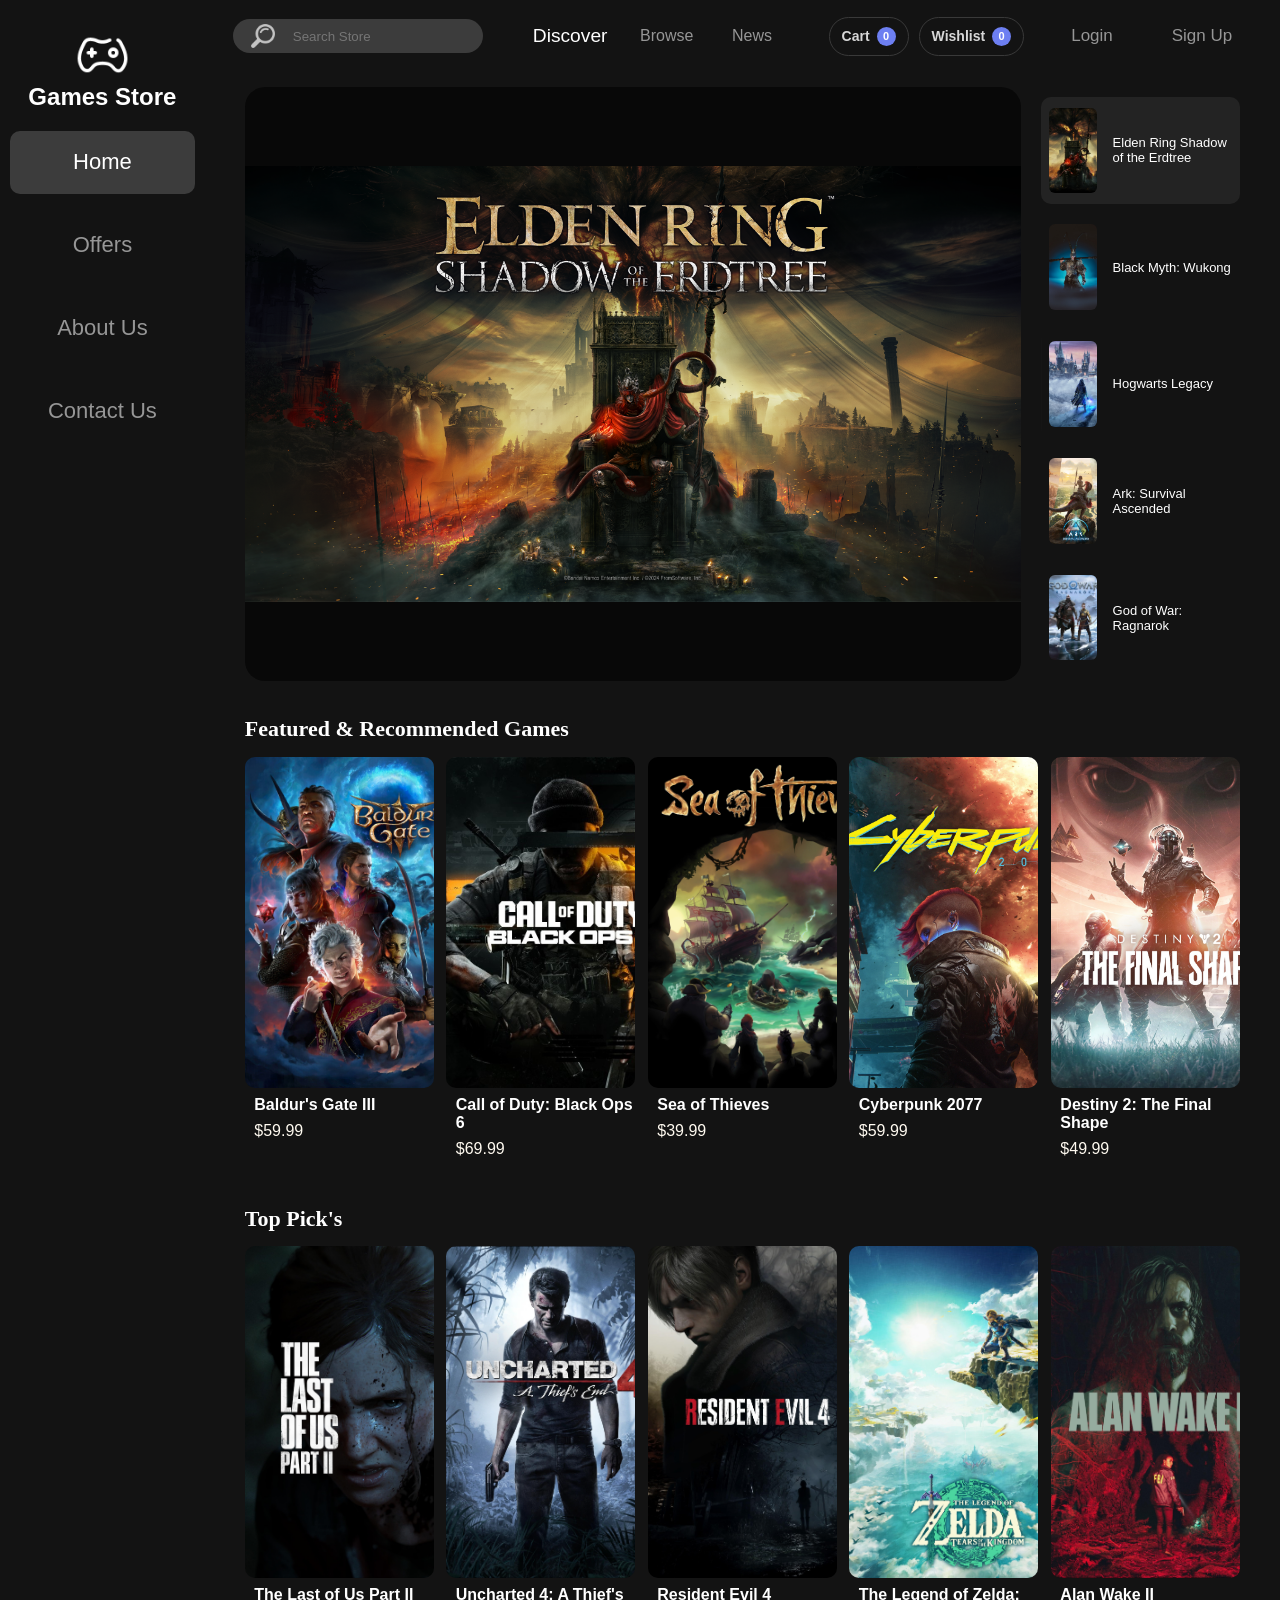
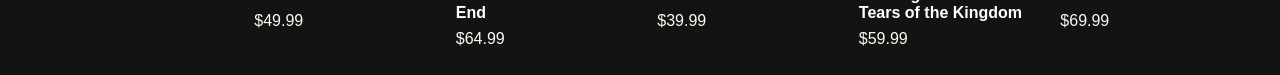
<file: index.html>
<!DOCTYPE html>
<html lang="en">

<head>
    <meta charset="UTF-8">
    <meta name="viewport" content="width=device-width, initial-scale=1.0">
    <meta http-equiv="refresh" content="0; url=Html_Files/home.html">
    <title>Game Store</title>
</head>

<body>
    <p>Redirecting to Game Store...</p>
    <a href="Html_Files/home.html">Click here if you are not redirected.</a>
</body>

</html>
</file>
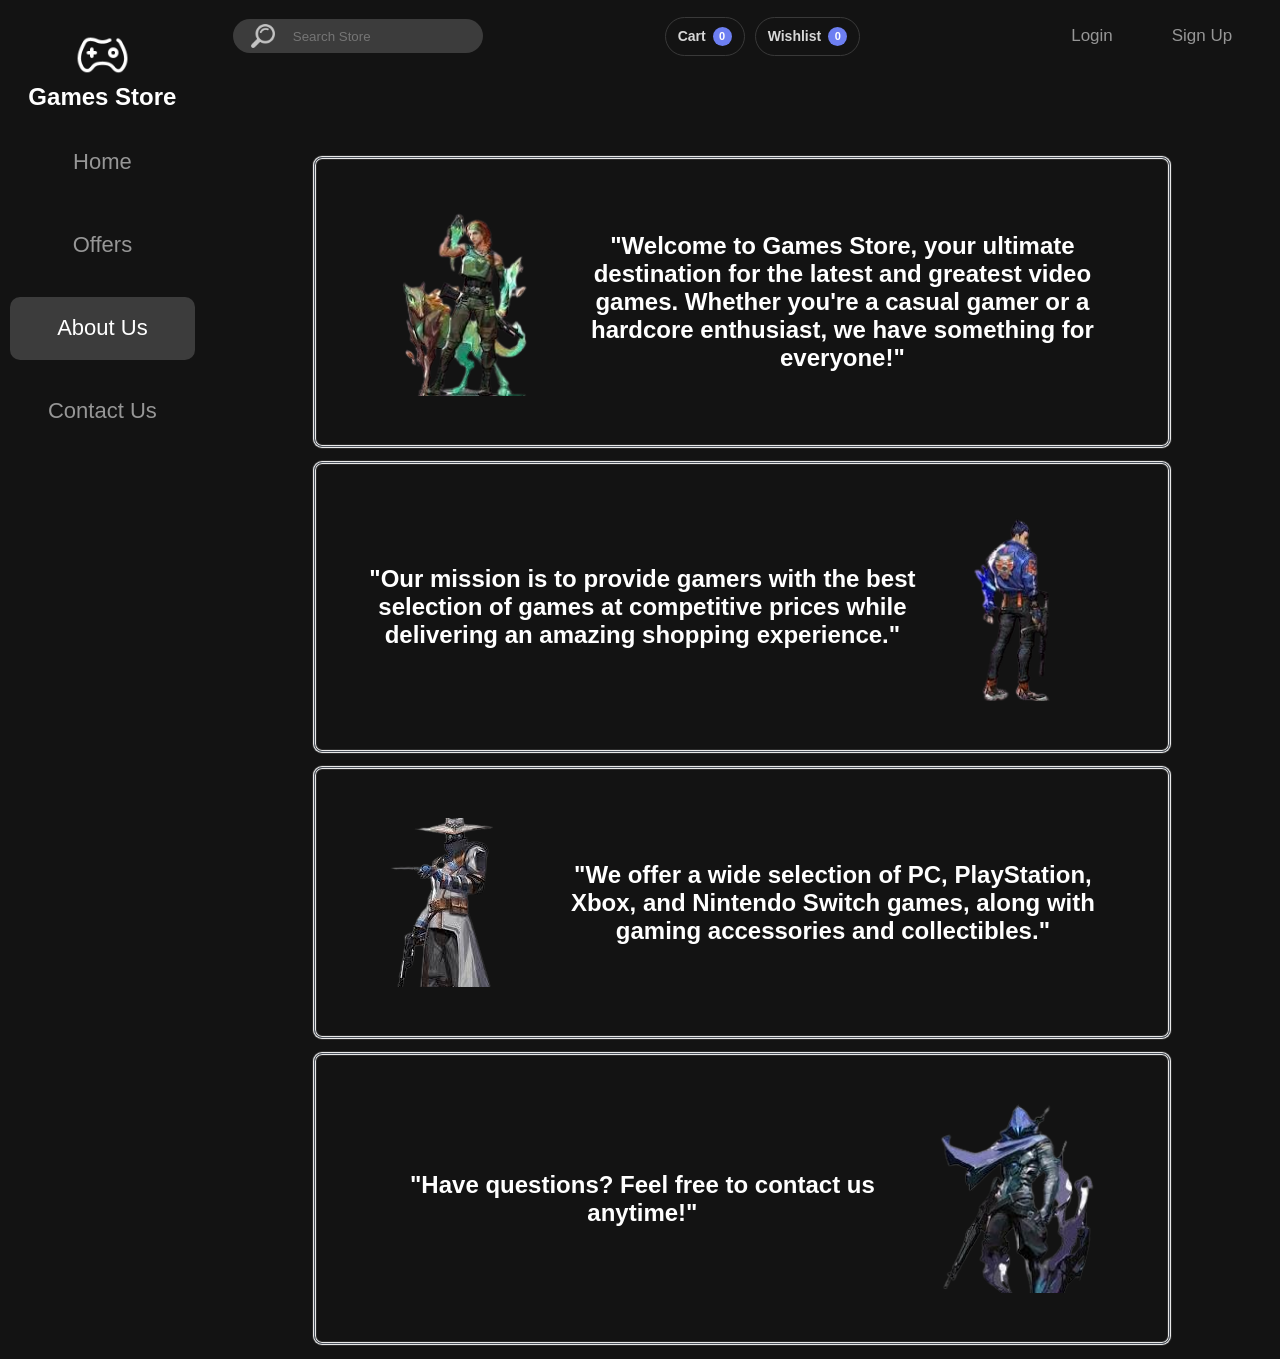
<file: Html_Files/about.html>
<!DOCTYPE html>
<html>
<head>
    <meta name="viewport" content="width=device-width, initial-scale=1.0">
    <title> Games Store </title>
    <link rel="stylesheet" type="text/css" href="../Css_Files/main.css">
    <link rel="stylesheet" type="text/css" href="../Css_Files/about.css">
    <link rel="stylesheet" type="text/css" href="../Css_Files/store.css">
</head>
<body>
    <div class="leftmenu">
        <a href="home.html" class="logodiv">
            <img src="../Images/game.png" id="logo" alt="Games Store logo">
            <h2 class="webname"> Games Store </h2>
        </a>
        <a href="home.html" class="menudivs homeb">
            <p class="menutext"> Home </p>
        </a>
        <a href="offers.html" class="menudivs offersb">
            <p class="menutext"> Offers </p>
        </a>
        <a href="about.html" class="menudivs aboutb">
            <p class="menutext ac"> About Us </p>
        </a>
        <a href="contact.html" class="menudivs contactb">
            <p class="menutext"> Contact Us </p>
        </a>
    </div>
    <div class="topdiv">
        <div class="srchdiv">
            <input type="search" placeholder="Search Store" class="srch">
        </div>
        <div class="logsigdiv">
            <a href="login.html" class="lsbtn">
                <p class="lstext"> Login </p>
            </a>
            <a href="signup.html" class="lsbtn">
                <p class="lstext"> Sign Up </p>
            </a>
        </div>
    </div>
    <div class="maindiv">
        
        <div class="container">
            <div class="content">
                <img class="img" src="../Images/pngs/1-removebg-preview.png" alt="">
                <h2>"Welcome to Games Store, your ultimate destination for the latest and greatest video games. Whether you're a casual gamer or a hardcore enthusiast, we have something for everyone!"</h2>
            </div>
            <div class="content">
                <h2>"Our mission is to provide gamers with the best selection of games at competitive prices while delivering an amazing shopping experience."</h2>
                <img class="img" src="../Images/pngs/2-removebg-preview.png" alt="">
            </div>
            <div class="content">
                <img class="img" src="../Images/pngs/3-removebg-preview.png" alt="">
                <h2>"We offer a wide selection of PC, PlayStation, Xbox, and Nintendo Switch games, along with gaming accessories and collectibles."</h2>
            </div>
            <div class="content">
                <h2>"Have questions? <a href="contact.html">Feel free to contact us anytime!"</a> </h2>
                <img class="img" src="../Images/pngs/4-removebg-preview.png" alt="">
        </div>
        </div>
    </div>
    <script src="../JavaScript_Files/store.js"></script>
</body>
</html>
</file>
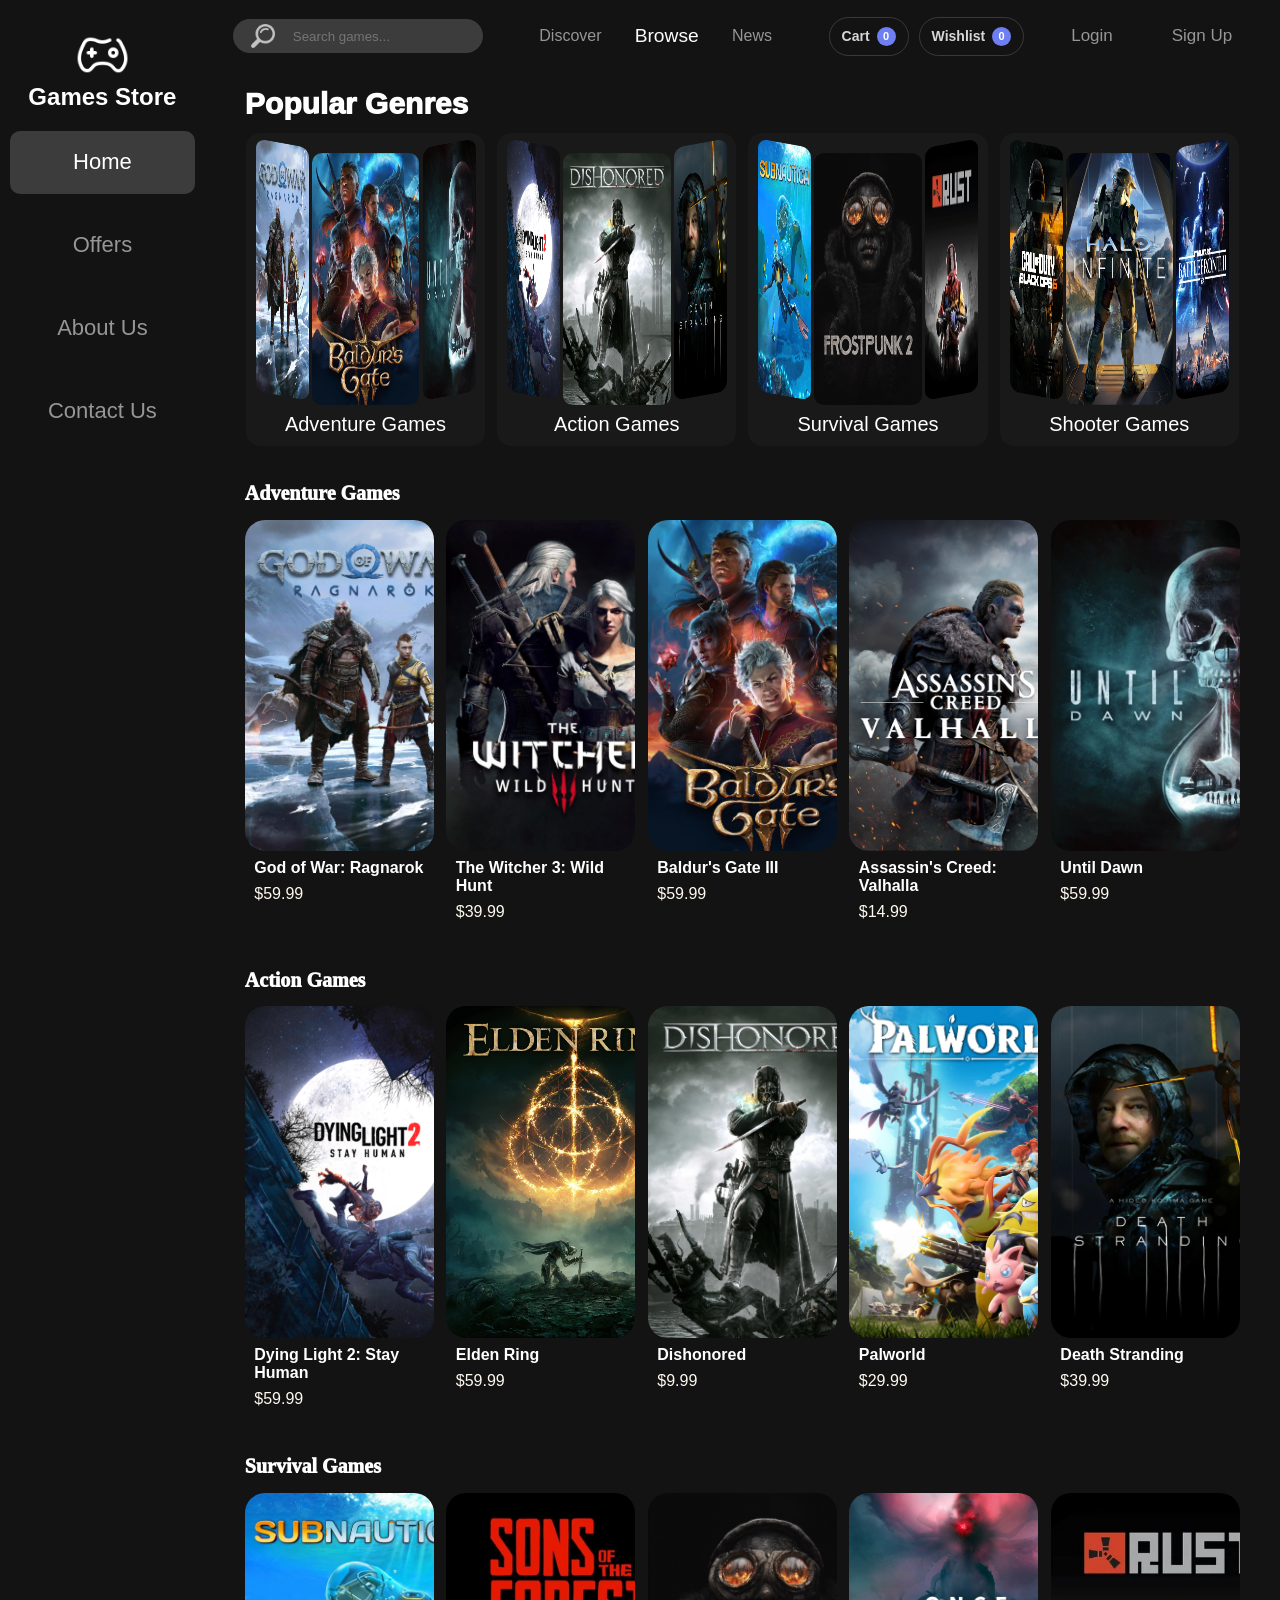
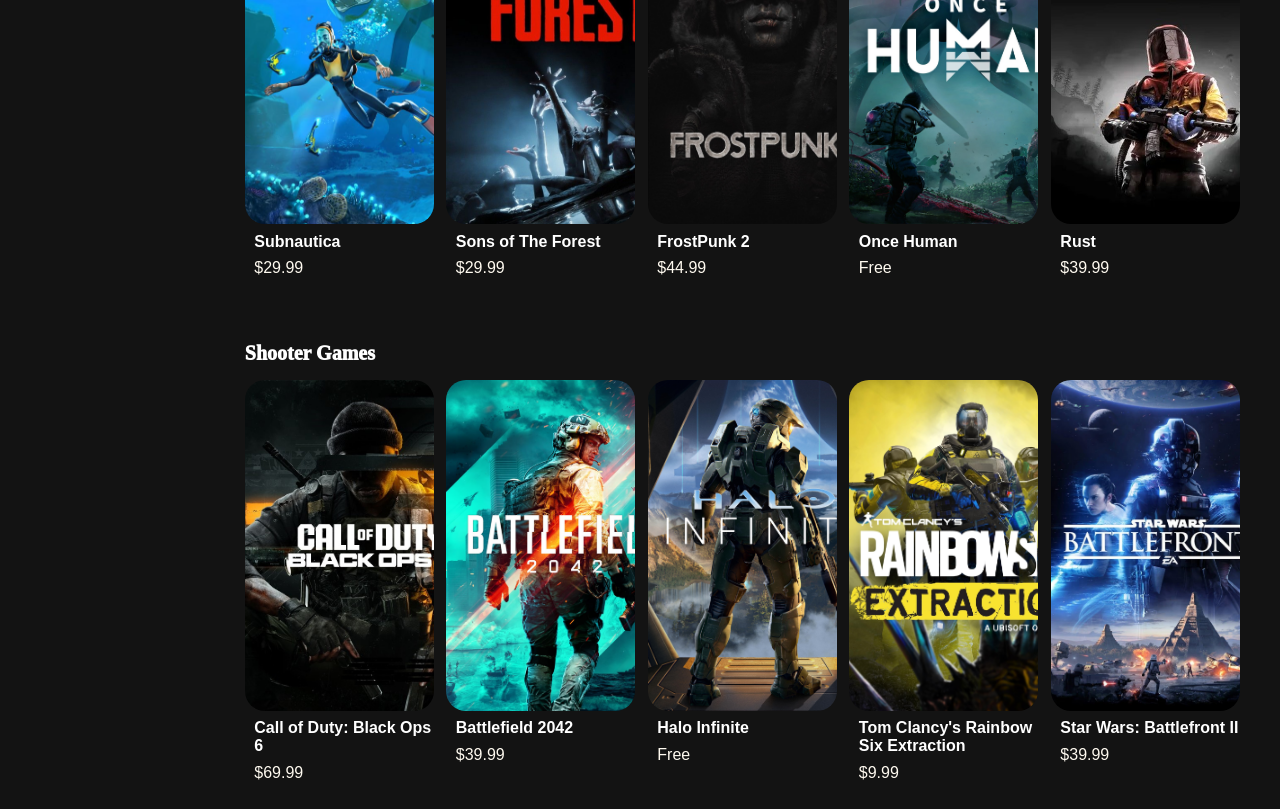
<file: Html_Files/browse.html>
<!DOCTYPE html>
<html>
<head>
    <meta name="viewport" content="width=device-width, initial-scale=1.0">
    <title> Games Store </title>
    <link rel="stylesheet" type="text/css" href="../Css_Files/main.css">
    <link rel="stylesheet" type="text/css" href="../Css_Files/dbn.css">
    <link rel="stylesheet" type="text/css" href="../Css_Files/browse.css">
    <link rel="stylesheet" type="text/css" href="../Css_Files/store.css">
</head>
<body>
    <div class="leftmenu">
        <a href="home.html" class="logodiv">
            <img src="../Images/game.png" id="logo" alt="Games Store logo">
            <h2 class="webname"> Games Store </h2>
        </a>
        <a href="home.html" class="menudivs homeb">
            <p class="menutext hc"> Home </p>
        </a>
        <a href="offers.html" class="menudivs offersb">
            <p class="menutext"> Offers </p>
        </a>
        <a href="about.html" class="menudivs aboutb">
            <p class="menutext"> About Us </p>
        </a>
        <a href="contact.html" class="menudivs contactb">
            <p class="menutext"> Contact Us </p>
        </a>
    </div>
    <div class="topdiv">
        <div class="srchdiv">
            <input type="search" placeholder="Search games..." class="srch" id="gameSearch" aria-label="Search games">
        </div> 
        <div class="threedbn">
            <a href="home.html">
                <p class="dbnt"> Discover </p>
            </a>
            <a href="browse.html">
                <p class="browt"> Browse </p>
            </a>
            <a href="news.html" >
                <p class="dbnt"> News </p>
            </a>
        </div>
        <div class="logsigdiv">
            <a href="login.html" class="lsbtn">
                <p class="lstext"> Login </p>
            </a>
            <a href="signup.html" class="lsbtn">
                <p class="lstext"> Sign Up </p>
            </a>
        </div>
    </div>

    <div class="maindiv">
        <div class="catmain">
            <p class="cathead"> Popular Genres </p>
            <div class="fourcat">
                <a href="#adventure" class="catbox">
                    <div class="cat">
                        <img src="../Images/adv1.png" class="catimgs cimg1"></img>
                        <img src="../Images/adv3.png" class="catimgs cimg2"></img>
                        <img src="../Images/adv5.png" class="catimgs cimg3"></img>
                    </div>
                    <p class="cattxt"> 
                        Adventure Games
                    </p>
                </a>
                <a href="#action" class="catbox">
                    <div class="cat">
                        <img src="../Images/act1.png" class="catimgs cimg1"></img>
                        <img src="../Images/act3.png" class="catimgs cimg2"></img>
                        <img src="../Images/act5.png" class="catimgs cimg3"></img>
                    </div>
                    <p class="cattxt"> 
                        Action Games        
                    </p>
                </a>
                <a href="#survival" class="catbox">
                    <div class="cat">
                        <img src="../Images/srv1.png" class="catimgs cimg1"></img>
                        <img src="../Images/srv3.png" class="catimgs cimg2"></img>
                        <img src="../Images/srv5.jpg" class="catimgs cimg3"></img>
                    </div>
                    <p class="cattxt"> 
                        Survival Games
                    </p>
                </a>
                <a href="#shooting" class="catbox">
                    <div class="cat">
                        <img src="../Images/ftr2.jpg" class="catimgs cimg1"></img>
                        <img src="../Images/str3.png" class="catimgs cimg2"></img>
                        <img src="../Images/str5.png" class="catimgs cimg3"></img>
                    </div>
                    <p class="cattxt"> 
                        Shooter Games
                    </p>
                </a>
            </div>
        </div>

        <div class="dtogmain" id="adventure">
            <div class="dtoghead">
                <p class="catname"> Adventure Games </p>
            </div>
            <div class="dtogimgs">
                <a href="" class="dtoginsd">
                    <div class="bgimg adv1">

                    </div>
                    <p class="nog">
                        God of War: Ragnarok
                    </p>
                    <p class="gprice">
                        $59.99
                    </p>
                </a>
                <a href="" class="dtoginsd">
                    <div class="bgimg adv2">

                    </div>
                    <p class="nog">
                        The Witcher 3: Wild Hunt
                    </p>
                    <p class="gprice">
                        $39.99
                    </p>
                </a>
                <a href="" class="dtoginsd">
                    <div class="bgimg adv3">

                    </div>
                    <p class="nog">
                        Baldur's Gate III
                    </p>
                    <p class="gprice">
                        $59.99
                    </p>
                </a>
                <a href="" class="dtoginsd">
                    <div class="bgimg adv4">

                    </div>
                    <p class="nog">
                        Assassin's Creed: Valhalla
                    </p>
                    <p class="gprice">
                        $14.99
                    </p>
                </a>
                <a href="" class="dtoginsd">
                    <div class="bgimg adv5">

                    </div>
                    <p class="nog">
                        Until Dawn
                    </p>
                    <p class="gprice">
                        $59.99
                    </p>
                </a>
            </div>
        </div>

        <div class="dtogmain" id="action">
            <div class="dtoghead">
                <p class="catname"> Action Games </p>
            </div>
            <div class="dtogimgs">
                <a href="" class="dtoginsd">
                    <div class="bgimg act1">

                    </div>
                    <p class="nog">
                        Dying Light 2: Stay Human
                    </p>
                    <p class="gprice">
                        $59.99
                    </p>
                </a>
                <a href="" class="dtoginsd">
                    <div class="bgimg act2">

                    </div>
                    <p class="nog">
                        Elden Ring
                    </p>
                    <p class="gprice">
                        $59.99
                    </p>
                </a>
                <a href="" class="dtoginsd">
                    <div class="bgimg act3">

                    </div>
                    <p class="nog">
                        Dishonored
                    </p>
                    <p class="gprice">
                        $9.99
                    </p>
                </a>
                <a href="" class="dtoginsd">
                    <div class="bgimg act4">

                    </div>
                    <p class="nog">
                        Palworld
                    </p>
                    <p class="gprice">
                        $29.99
                    </p>
                </a>
                <a href="" class="dtoginsd">
                    <div class="bgimg act5">

                    </div>
                    <p class="nog">
                        Death Stranding
                    </p>
                    <p class="gprice">
                        $39.99
                    </p>
                </a>
            </div>
        </div>

        <div class="dtogmain" id="survival">
            <div class="dtoghead">
                <p class="catname"> Survival Games </p>
            </div>
            <div class="dtogimgs">
                <a href="" class="dtoginsd">
                    <div class="bgimg srv1">

                    </div>
                    <p class="nog">
                        Subnautica
                    </p>
                    <p class="gprice">
                        $29.99
                    </p>
                </a>
                <a href="" class="dtoginsd">
                    <div class="bgimg srv2">

                    </div>
                    <p class="nog">
                        Sons of The Forest
                    </p>
                    <p class="gprice">
                        $29.99
                    </p>
                </a>
                <a href="" class="dtoginsd">
                    <div class="bgimg srv3">

                    </div>
                    <p class="nog">
                        FrostPunk 2
                    </p>
                    <p class="gprice">
                        $44.99
                    </p>
                </a>
                <a href="" class="dtoginsd">
                    <div class="bgimg srv4">

                    </div>
                    <p class="nog">
                        Once Human
                    </p>
                    <p class="gprice">
                        Free
                    </p>
                </a>
                <a href="" class="dtoginsd">
                    <div class="bgimg srv5">

                    </div>
                    <p class="nog">
                        Rust
                    </p>
                    <p class="gprice">
                        $39.99
                    </p>
                </a>
            </div>
        </div>

        <div class="dtogmain" id="shooting">
            <div class="dtoghead">
                <p class="catname"> Shooter Games </p>
            </div>
            <div class="dtogimgs">
                <a href="" class="dtoginsd">
                    <div class="bgimg stn1">

                    </div>
                    <p class="nog">
                        Call of Duty: Black Ops 6
                    </p>
                    <p class="gprice">
                        $69.99
                    </p>
                </a>
                <a href="" class="dtoginsd">
                    <div class="bgimg stn2">

                    </div>
                    <p class="nog">
                        Battlefield 2042
                    </p>
                    <p class="gprice">
                        $39.99
                    </p>
                </a>
                <a href="" class="dtoginsd">
                    <div class="bgimg stn3">

                    </div>
                    <p class="nog">
                        Halo Infinite
                    </p>
                    <p class="gprice">
                        Free
                    </p>
                </a>
                <a href="" class="dtoginsd">
                    <div class="bgimg stn4">

                    </div>
                    <p class="nog">
                        Tom Clancy's Rainbow Six Extraction
                    </p>
                    <p class="gprice">
                        $9.99
                    </p>
                </a>
                <a href="" class="dtoginsd">
                    <div class="bgimg stn5">

                    </div>
                    <p class="nog">
                        Star Wars: Battlefront II
                    </p>
                    <p class="gprice">
                        $39.99
                    </p>
                </a>
            </div>
        </div>
    </div>
    <script src="../JavaScript_Files/store.js"></script>
</body>
</html>
</file>
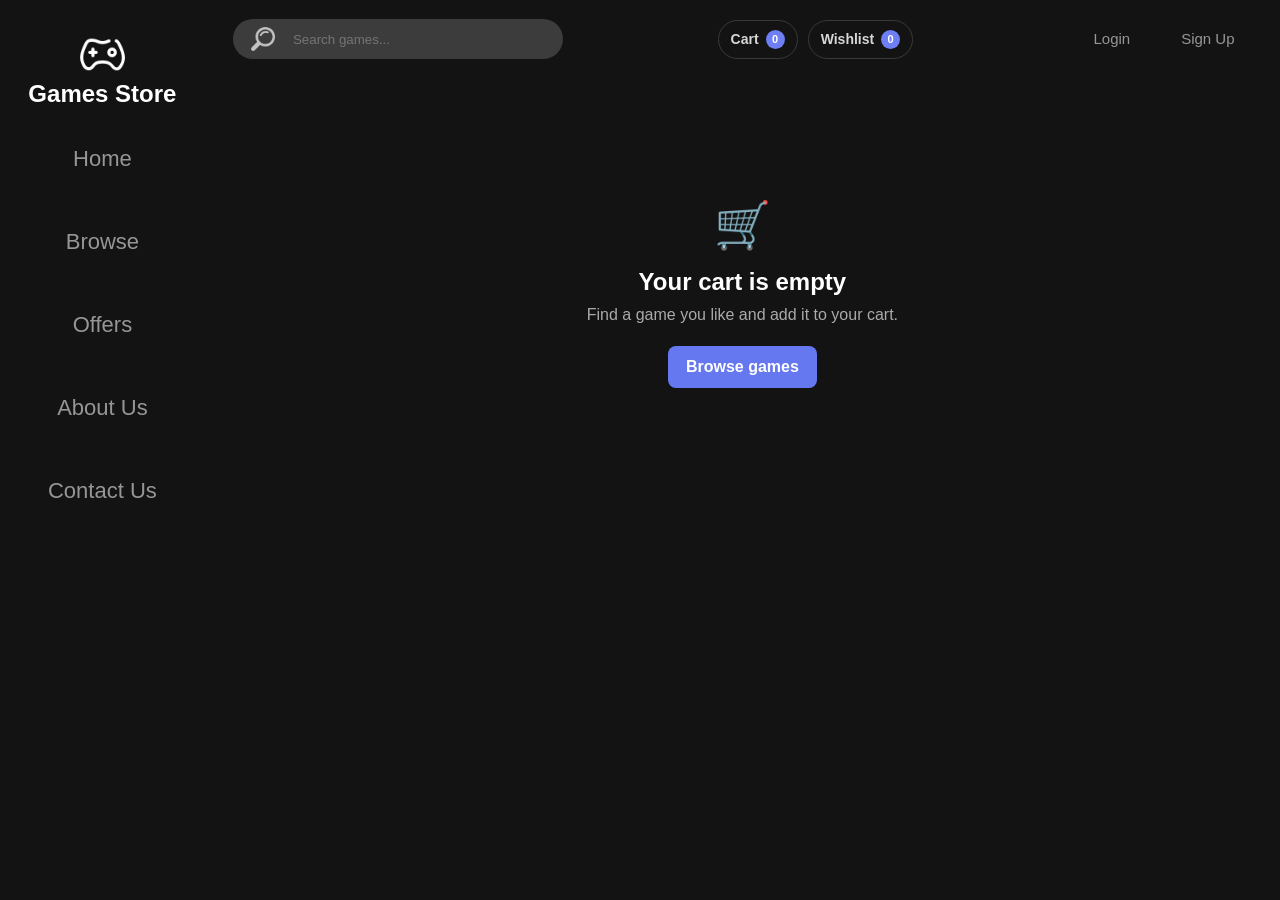
<file: Html_Files/cart.html>
<!DOCTYPE html>
<html lang="en">
<head>
    <meta charset="UTF-8">
    <meta name="viewport" content="width=device-width, initial-scale=1.0">
    <title>Shopping Cart | Games Store</title>
    <link rel="stylesheet" href="../Css_Files/main.css">
    <link rel="stylesheet" href="../Css_Files/store.css">
</head>
<body class="store-shell">
    <div class="leftmenu">
        <a href="home.html" class="logodiv"><img src="../Images/game.png" id="logo" alt="Games Store logo"><h2 class="webname">Games Store</h2></a>
        <a href="home.html" class="menudivs"><p class="menutext">Home</p></a>
        <a href="browse.html" class="menudivs"><p class="menutext">Browse</p></a>
        <a href="offers.html" class="menudivs"><p class="menutext">Offers</p></a>
        <a href="about.html" class="menudivs"><p class="menutext">About Us</p></a>
        <a href="contact.html" class="menudivs"><p class="menutext">Contact Us</p></a>
    </div>
    <header class="topdiv">
        <div class="srchdiv"><input type="search" placeholder="Search games..." class="srch" aria-label="Search games"></div>
        <div class="logsigdiv"><a href="login.html" class="lsbtn"><p class="lstext">Login</p></a><a href="signup.html" class="lsbtn"><p class="lstext">Sign Up</p></a></div>
    </header>
    <main class="maindiv store-page-main" id="cartContent"><div class="store-empty"><p>Loading cart…</p></div></main>
    <script src="../JavaScript_Files/store.js"></script>
</body>
</html>
</file>
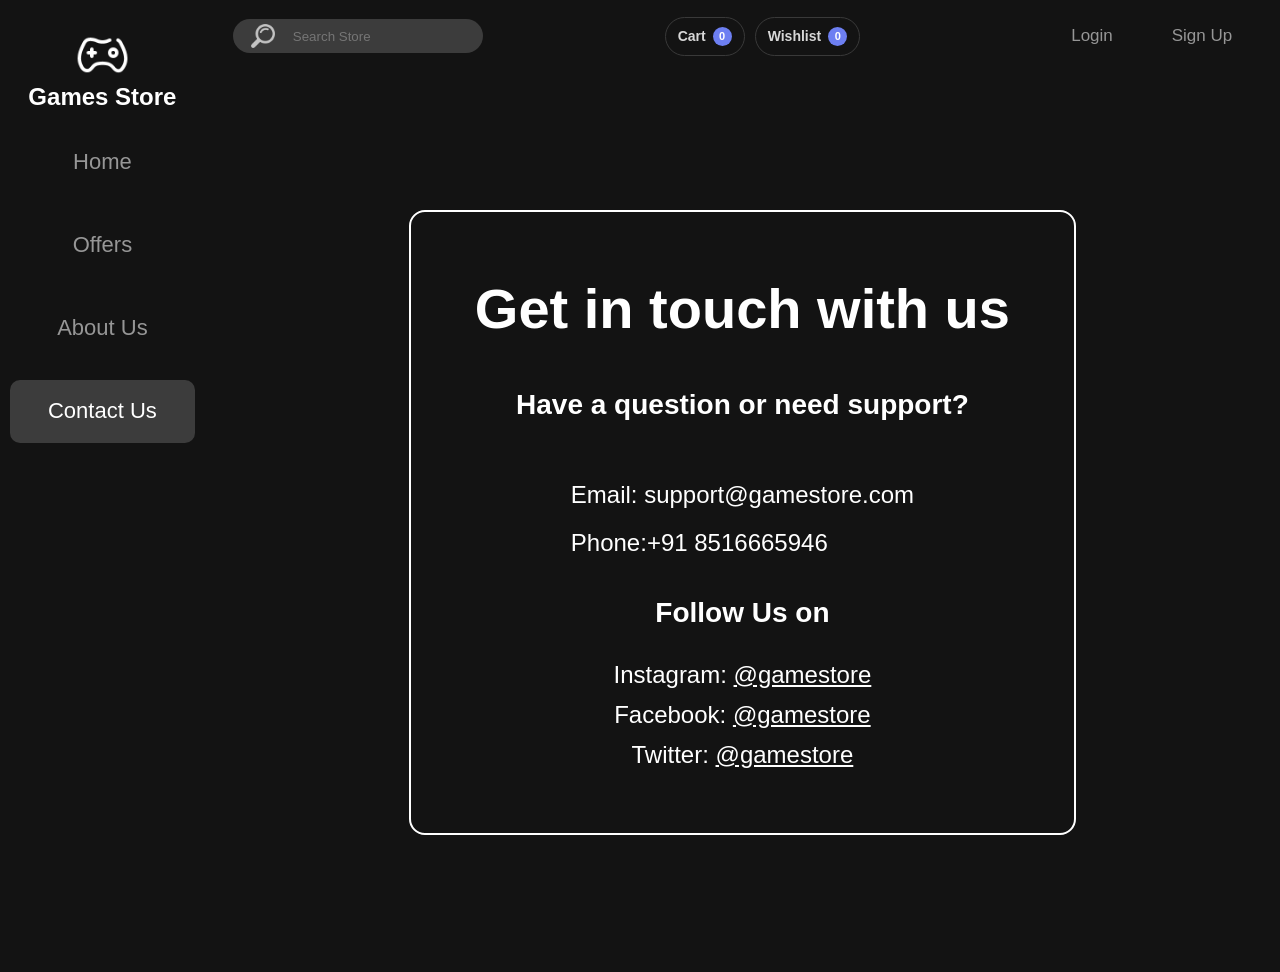
<file: Html_Files/contact.html>
<!DOCTYPE html>
<html>
<head>
    <meta name="viewport" content="width=device-width, initial-scale=1.0">
    <title> Games Store </title>
    <link rel="stylesheet" type="text/css" href="../Css_Files/main.css">
    <link rel="stylesheet" type="text/css" href="../Css_Files/contact.css">
    <link rel="stylesheet" type="text/css" href="../Css_Files/store.css">
</head>
<body>
    <div class="leftmenu">
        <a href="home.html" class="logodiv">
            <img src="../Images/game.png" id="logo" alt="Games Store logo">
            <h2 class="webname"> Games Store </h2>
        </a>
        <a href="home.html" class="menudivs homeb">
            <p class="menutext"> Home </p>
        </a>
        <a href="offers.html" class="menudivs offersb">
            <p class="menutext"> Offers </p>
        </a>
        <a href="about.html" class="menudivs aboutb">
            <p class="menutext"> About Us </p>
        </a>
        <a href="contact.html" class="menudivs contactb">
            <p class="menutext cc"> Contact Us </p>
        </a>
    </div>
    <div class="topdiv">
        <div class="srchdiv">
            <input type="search" placeholder="Search Store" class="srch">
        </div>
        <div class="logsigdiv">
            <a href="login.html" class="lsbtn">
                <p class="lstext"> Login </p>
            </a>
            <a href="signup.html" class="lsbtn">
                <p class="lstext"> Sign Up </p>
            </a>
        </div>
    </div>
    <div class="maindiv">
        <div class="container">
            <div class="head">
                <h1>Get in touch with us</h1>
                <h4>Have a question or need support?</h4>
            </div>
            <div class="contact">
                <p><span>Email:</span> support@gamestore.com</p>
                <p><span>Phone:</span>+91 8516665946</p>
            </div>
            <div class="social">
                <h4>Follow Us on</h4>
                <p><span>Instagram: </span><a href="">@gamestore</a></p>
                <p><span>Facebook: </span><a href="">@gamestore</a></p>
                <p><span>Twitter: </span><a href="">@gamestore</a></p>
            </div>    
        </div>
    </div>
    <script src="../JavaScript_Files/store.js"></script>
</body>
</html>
</file>
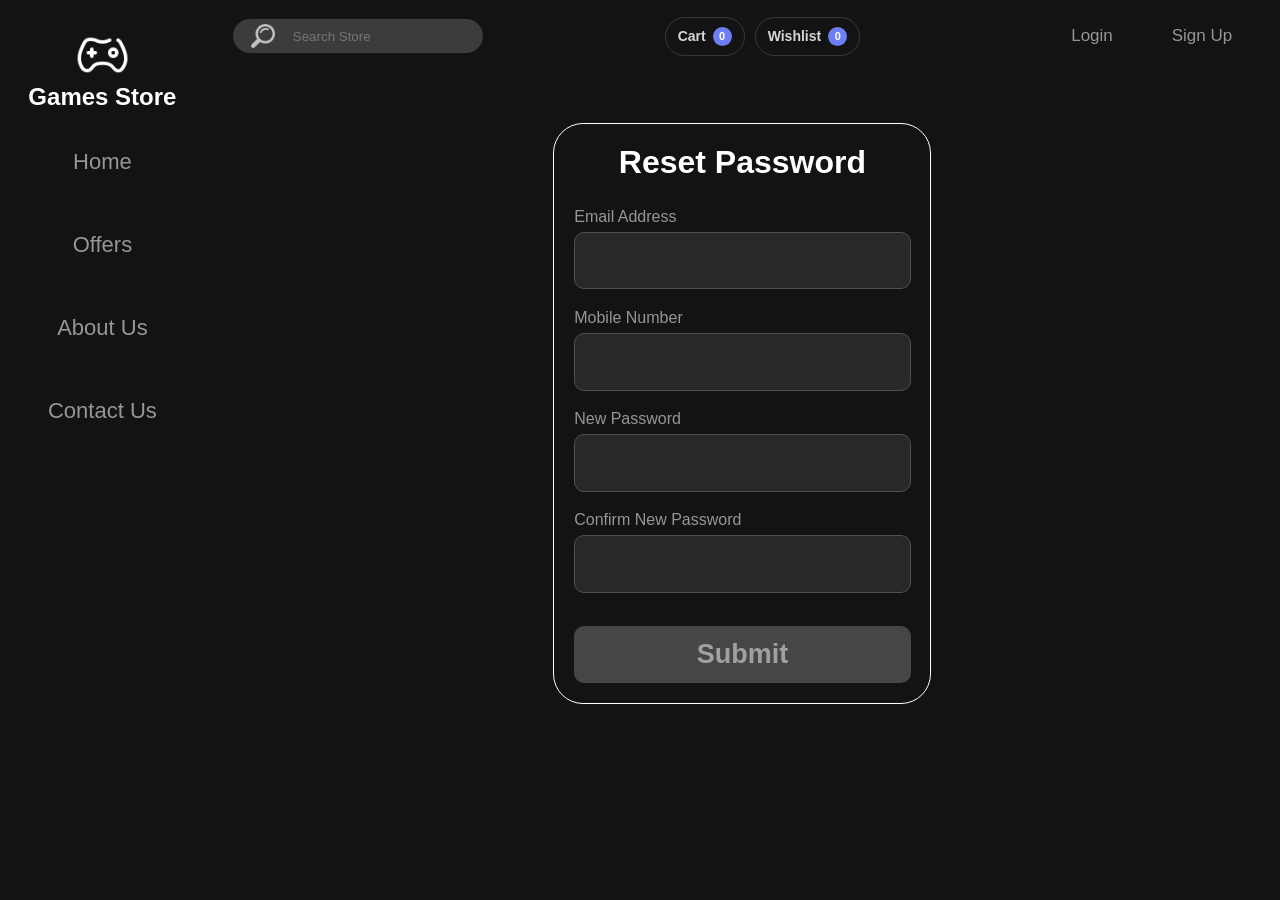
<file: Html_Files/forgotpass.html>
<!DOCTYPE html>
<html>
<head>
    <meta name="viewport" content="width=device-width, initial-scale=1.0">
    <title> Games Store </title>
    <link rel="stylesheet" type="text/css" href="../Css_Files/main.css">
    <link rel="stylesheet" type="text/css" href="../Css_Files/forgotpass.css">
    <script src="../JavaScript_Files/reset_password.js"></script>
    <link rel="stylesheet" type="text/css" href="../Css_Files/store.css">
</head>
<body>
    <div class="leftmenu">
        <a href="home.html" class="logodiv">
            <img src="../Images/game.png" id="logo" alt="Games Store logo">
            <h2 class="webname"> Games Store </h2>
        </a>
        <a href="home.html" class="menudivs homeb">
            <p class="menutext hc"> Home </p>
        </a>
        <a href="offers.html" class="menudivs offersb">
            <p class="menutext"> Offers </p>
        </a>
        <a href="about.html" class="menudivs aboutb">
            <p class="menutext"> About Us </p>
        </a>
        <a href="contact.html" class="menudivs contactb">
            <p class="menutext"> Contact Us </p>
        </a>
    </div>

    <div class="topdiv">
        <div class="srchdiv">
            <input type="search" placeholder="Search Store" class="srch">
        </div>
        <div class="logsigdiv">
            <a href="login.html" class="lsbtn lb">
                <p class="lstext lt"> Login </p>
            </a>
            <a href="signup.html" class="lsbtn">
                <p class="lstext"> Sign Up </p>
            </a>
        </div>
    </div>
    <div class="maindiv">
        <div class="container">
            <h1 class="fptxt"> Reset Password </h1>
            <label for="email" class="text"> Email Address </label>
            <input id="email" type="text" name="emladdress" class="box">
            <span id="email-error" class="error"></span>

            <label for="number" class="text"> Mobile Number </label>
            <input id="number" type="text" name="monumber" class="box">
            <span id="number-error" class="error"></span>

            <label for="password" class="text ppad"> New Password </label>
            <input id="password" type="password" name="password" class="box">
            <span id="password-error" class="error"></span>

            <label for="confirm-password" class="text ppad"> Confirm New Password </label>
            <input id="confirm-password" type="password" name="password" class="box">
            <span id="confirm-password-error" class="error"></span>

            <input type="button" value="Submit" class="subtn" onClick="return validate()">
        </div>
    </div>
    <script src="../JavaScript_Files/store.js"></script>
</body>
</html>
</file>
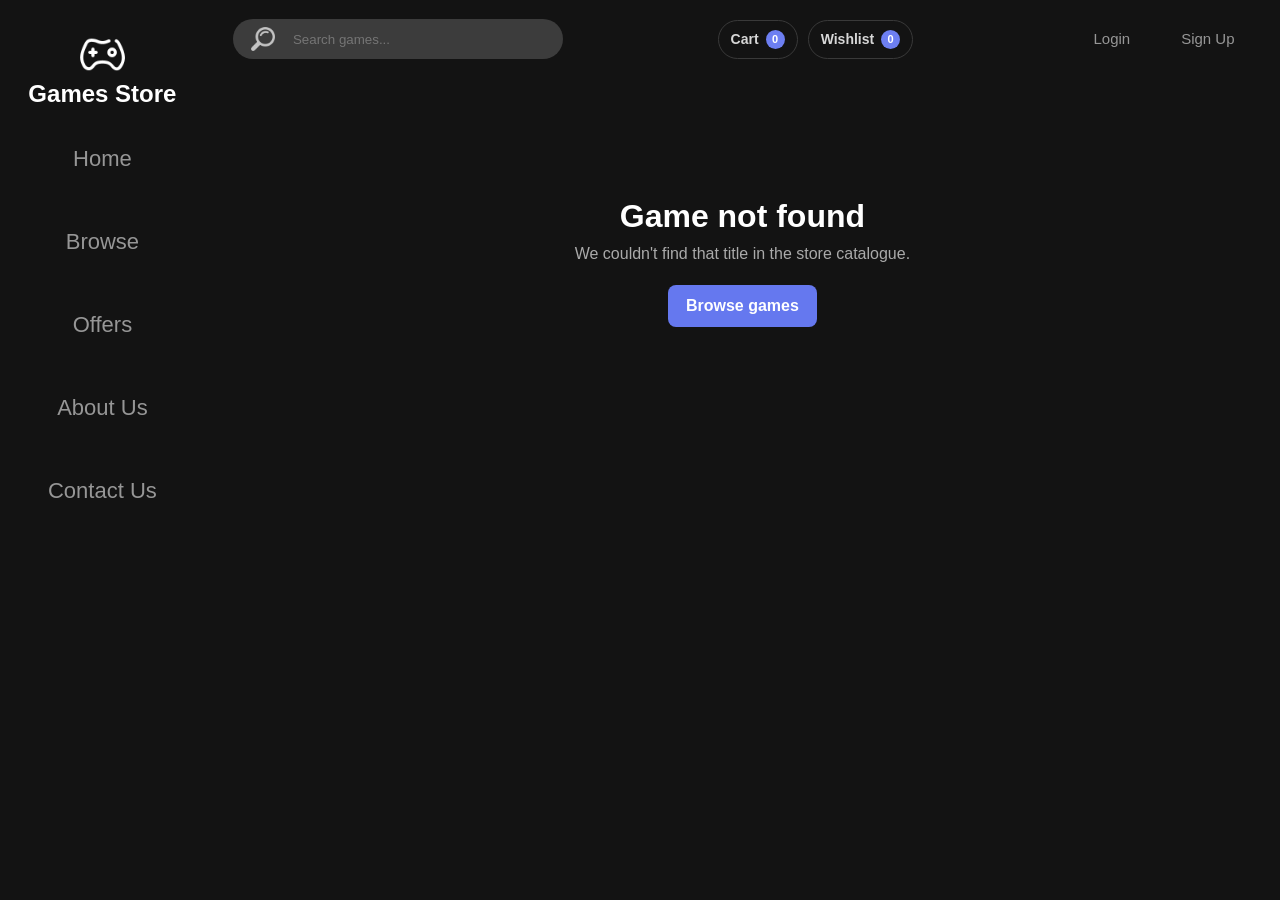
<file: Html_Files/game-details.html>
<!DOCTYPE html>
<html lang="en">
<head>
    <meta charset="UTF-8">
    <meta name="viewport" content="width=device-width, initial-scale=1.0">
    <title>Game Details | Games Store</title>
    <link rel="stylesheet" href="../Css_Files/main.css">
    <link rel="stylesheet" href="../Css_Files/store.css">
</head>
<body class="store-shell">
    <div class="leftmenu">
        <a href="home.html" class="logodiv"><img src="../Images/game.png" id="logo" alt="Games Store logo"><h2 class="webname">Games Store</h2></a>
        <a href="home.html" class="menudivs"><p class="menutext">Home</p></a>
        <a href="browse.html" class="menudivs"><p class="menutext">Browse</p></a>
        <a href="offers.html" class="menudivs"><p class="menutext">Offers</p></a>
        <a href="about.html" class="menudivs"><p class="menutext">About Us</p></a>
        <a href="contact.html" class="menudivs"><p class="menutext">Contact Us</p></a>
    </div>
    <header class="topdiv">
        <div class="srchdiv"><input type="search" placeholder="Search games..." class="srch" aria-label="Search games"></div>
        <div class="logsigdiv"><a href="login.html" class="lsbtn"><p class="lstext">Login</p></a><a href="signup.html" class="lsbtn"><p class="lstext">Sign Up</p></a></div>
    </header>
    <main class="maindiv store-page-main" id="gameDetail">
        <div class="store-empty"><p>Loading game details…</p></div>
    </main>
    <script src="../JavaScript_Files/store.js"></script>
</body>
</html>
</file>
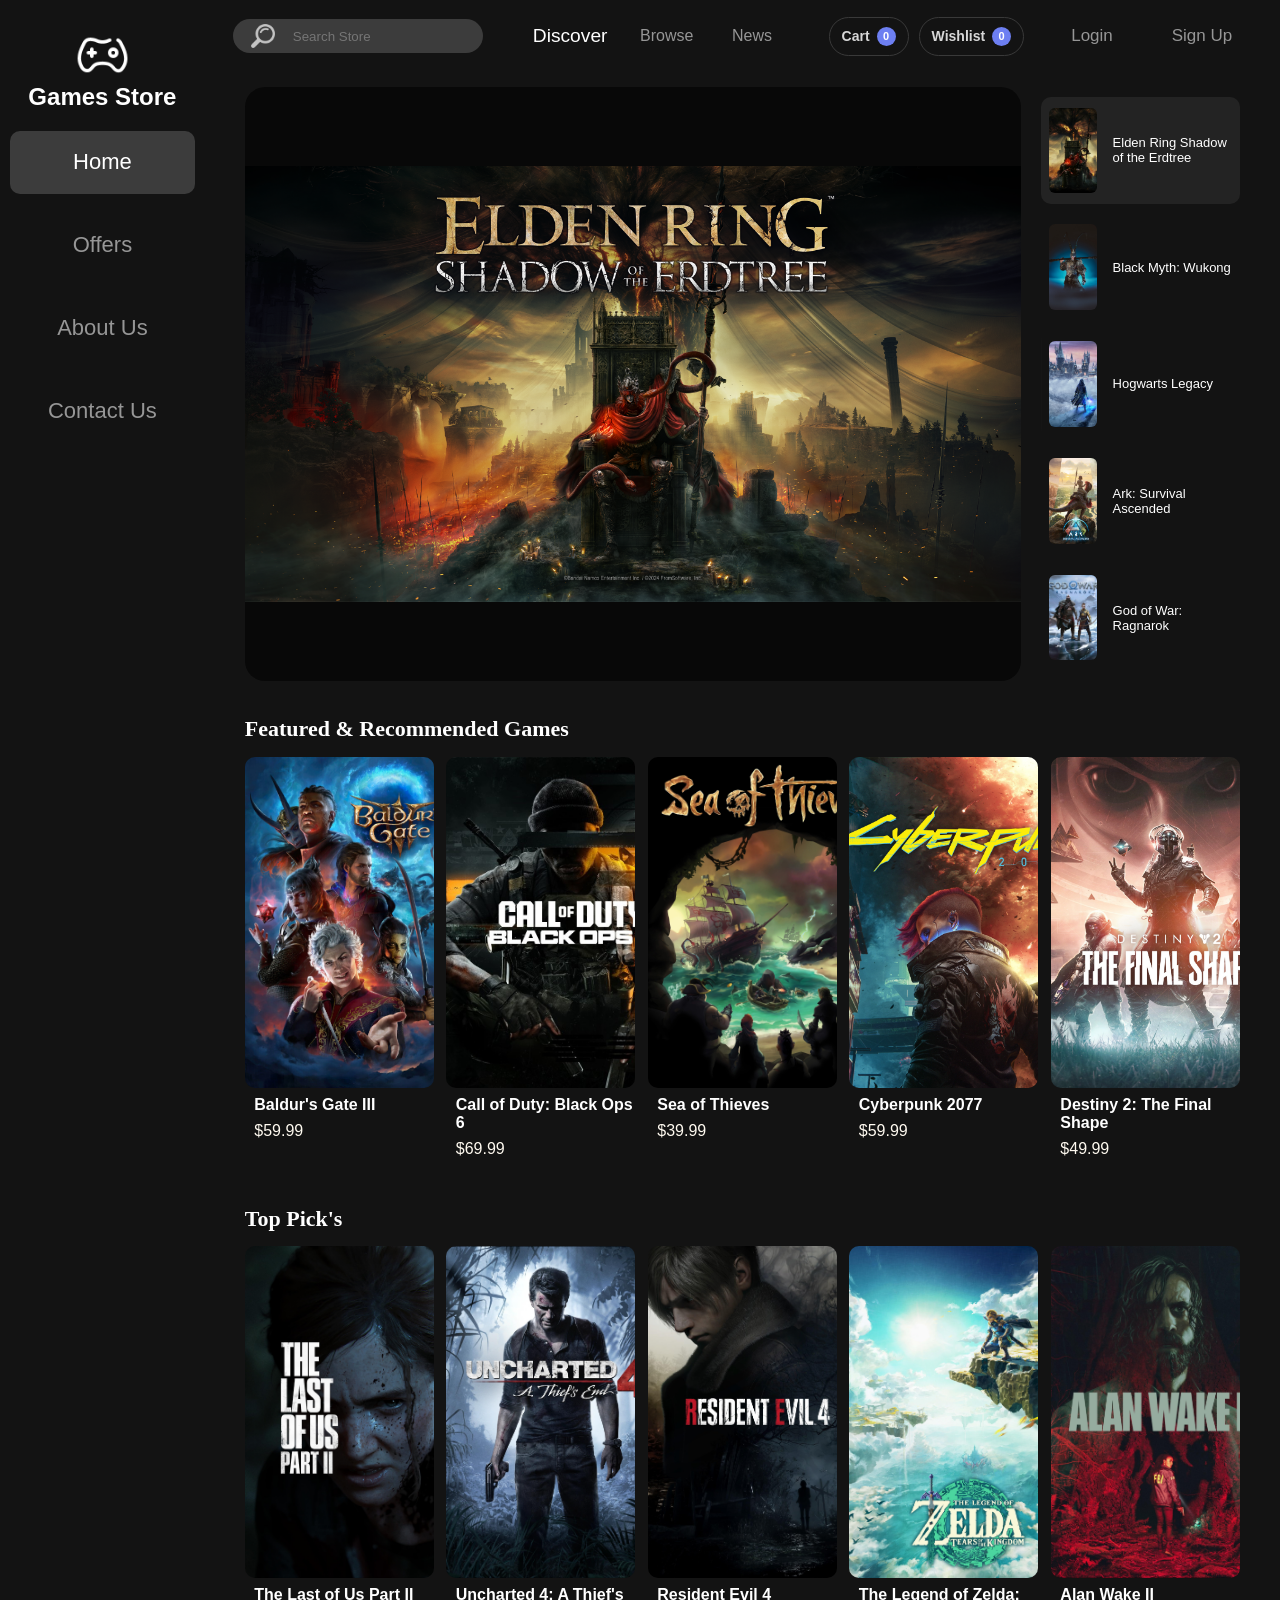
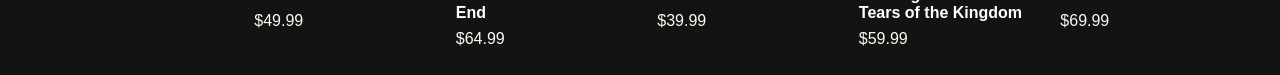
<file: Html_Files/home.html>
<!DOCTYPE html>
<html>
<head>
    <meta name="viewport" content="width=device-width, initial-scale=1.0">
    <title> Games Store </title>
    <link rel="stylesheet" type="text/css" href="../Css_Files/main.css">
    <link rel="stylesheet" type="text/css" href="../Css_Files/dbn.css">
    <link rel="stylesheet" type="text/css" href="../Css_Files/home.css">
    <link rel="stylesheet" type="text/css" href="../Css_Files/store.css">
</head>
<body>
    <div class="leftmenu">
        <a href="home.html" class="logodiv">
            <img src="../Images/game.png" id="logo" alt="Games Store logo">
            <h2 class="webname"> Games Store </h2>
        </a>
        <a href="home.html" class="menudivs homeb">
            <p class="menutext hc"> Home </p>
        </a>
        <a href="offers.html" class="menudivs offersb">
            <p class="menutext"> Offers </p>
        </a>
        <a href="about.html" class="menudivs aboutb">
            <p class="menutext"> About Us </p>
        </a>
        <a href="contact.html" class="menudivs contactb">
            <p class="menutext"> Contact Us </p>
        </a>
    </div>
    <div class="topdiv">
        <div>
            <input type="search" placeholder="Search Store" class="srch">
        </div> 
        <div class="threedbn">
            <a href="home.html">
                <p class="dist"> Discover </p>
            </a>
            <a href="browse.html">
                <p class="dbnt"> Browse </p>
            </a>
            <a href="news.html" >
                <p class="dbnt"> News </p>
            </a>
        </div>
        <div class="logsigdiv">
            <a href="login.html" class="lsbtn">
                <p class="lstext"> Login </p>
            </a>
            <a href="signup.html" class="lsbtn">
                <p class="lstext"> Sign Up </p>
            </a>
        </div>
    </div>

    <div class="maindiv">
        <div class="ss">
            <a href="game-details.html?id=elden-ring" class="leftss" aria-label="View Elden Ring: Shadow of the Erdtree details">
                <img class="showcase-image" src="../Images/s1.png" alt="Elden Ring: Shadow of the Erdtree featured artwork">
            </a>
            <div class="rightss">
                <div class="timebox time1">
                    <div class="ssimgdiv1 ssimgcmn">

                    </div>
                    <p class="timetxt">
                        Elden Ring Shadow of the Erdtree
                    </p>
                </div>
                <div class="timebox time2">
                    <div class="ssimgdiv2 ssimgcmn">

                    </div>
                    <p class="timetxt">
                        Black Myth: Wukong
                    </p>
                </div>
                <div class="timebox time3">
                    <div class="ssimgdiv3 ssimgcmn">

                    </div>
                    <p class="timetxt">
                        Hogwarts Legacy
                    </p>
                </div>
                <div class="timebox time4">
                    <div class="ssimgdiv4 ssimgcmn">

                    </div>
                    <p class="timetxt">
                        Ark: Survival Ascended 
                    </p>
                </div>
                <div class="timebox time5">
                    <div class="ssimgdiv5 ssimgcmn">

                    </div>
                    <p class="timetxt">
                        God of War: Ragnarok
                    </p>                    
                </div>
            </div>
        </div>

        <div class="dtogmain">
            <div class="dtoghead">
                <p class="gmheadtxt"> Featured & Recommended Games </p>
            </div>
            <div class="dtogimgs">
                <a href="" class="dtoginsd">
                    <div class="bgimg fbg1">

                    </div>
                    <p class="nog">
                        Baldur's Gate III
                    </p>
                    <p class="gprice">
                        $59.99
                    </p>
                </a>
                <a href="" class="dtoginsd">
                    <div class="bgimg fbg2">

                    </div>
                    <p class="nog">
                        Call of Duty: Black Ops 6
                    </p>
                    <p class="gprice">
                        $69.99
                    </p>
                </a>
                <a href="" class="dtoginsd">
                    <div class="bgimg fbg3">

                    </div>
                    <p class="nog">
                        Sea of Thieves
                    </p>
                    <p class="gprice">
                        $39.99
                    </p>
                </a>
                <a href="" class="dtoginsd">
                    <div class="bgimg fbg4">

                    </div>
                    <p class="nog">
                        Cyberpunk 2077
                    </p>
                    <p class="gprice">
                        $59.99
                    </p>
                </a>
                <a href="" class="dtoginsd">
                    <div class="bgimg fbg5">

                    </div>
                    <p class="nog">
                        Destiny 2: The Final Shape
                    </p>
                    <p class="gprice">
                        $49.99
                    </p>
                </a>
            </div>
        </div>

        <div class="dtogmain">
            <div class="dtoghead">
                <p class="gmheadtxt"> Top Pick's </p>
            </div>
            <div class="dtogimgs">
                <a href="" class="dtoginsd">
                    <div class="bgimg tp1">

                    </div>
                    <p class="nog">
                        The Last of Us Part II
                    </p>
                    <p class="gprice">
                        $49.99
                    </p>
                </a>
                <a href="" class="dtoginsd">
                    <div class="bgimg tp2">

                    </div>
                    <p class="nog">
                        Uncharted 4: A Thief's End
                    </p>
                    <p class="gprice">
                        $64.99
                    </p>
                </a>
                <a href="" class="dtoginsd">
                    <div class="bgimg tp3">

                    </div>
                    <p class="nog">
                        Resident Evil 4
                    </p>
                    <p class="gprice">
                        $39.99
                    </p>
                </a>
                <a href="" class="dtoginsd">
                    <div class="bgimg tp4">

                    </div>
                    <p class="nog">
                        The Legend of Zelda: Tears of the Kingdom
                    </p>
                    <p class="gprice">
                        $59.99
                    </p>
                </a>
                <a href="" class="dtoginsd">
                    <div class="bgimg tp5">

                    </div>
                    <p class="nog">
                        Alan Wake II
                    </p>
                    <p class="gprice">
                        $69.99
                    </p>
                </a>
            </div>
        </div>
    </div>
    <script src="../JavaScript_Files/store.js"></script>
</body>
</html>
</file>
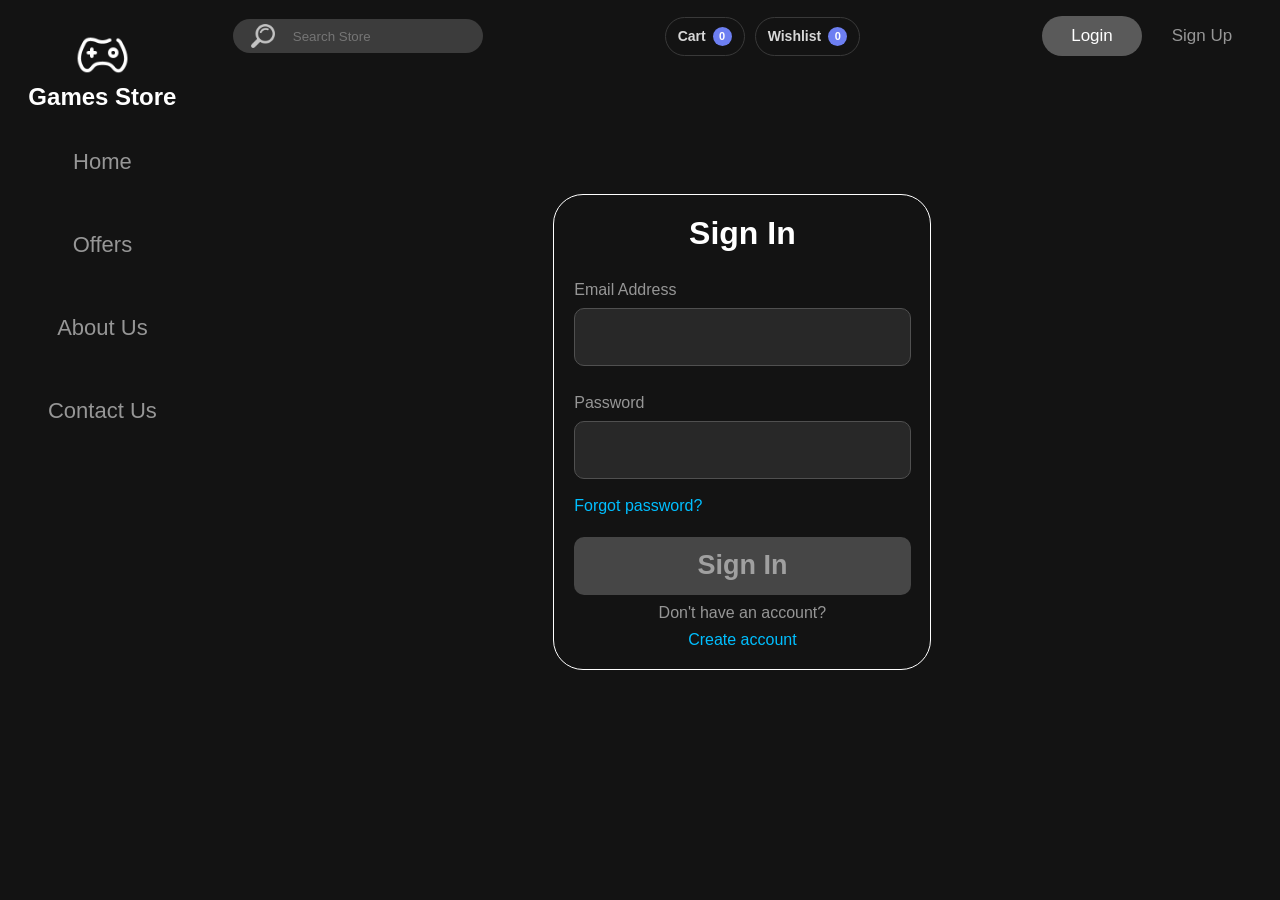
<file: Html_Files/login.html>
<!DOCTYPE html>
<html>
<head>
    <meta name="viewport" content="width=device-width, initial-scale=1.0">
    <title> Games Store </title>
    <link rel="stylesheet" type="text/css" href="../Css_Files/main.css">
    <link rel="stylesheet" type="text/css" href="../Css_Files/login.css">
    <script src="../JavaScript_Files/login.js"></script>
    <link rel="stylesheet" type="text/css" href="../Css_Files/store.css">
</head>
<body>
    <div class="leftmenu">
        <a href="home.html" class="logodiv">
            <img src="../Images/game.png" id="logo" alt="Games Store logo">
            <h2 class="webname"> Games Store </h2>
        </a>
        <a href="home.html" class="menudivs homeb">
            <p class="menutext hc"> Home </p>
        </a>
        <a href="offers.html" class="menudivs offersb">
            <p class="menutext"> Offers </p>
        </a>
        <a href="about.html" class="menudivs aboutb">
            <p class="menutext"> About Us </p>
        </a>
        <a href="contact.html" class="menudivs contactb">
            <p class="menutext"> Contact Us </p>
        </a>
    </div>
    <div class="topdiv">
        <div class="srchdiv">
            <input type="search" placeholder="Search Store" class="srch">
        </div>
        <div class="logsigdiv">
            <a href="login.html" class="lsbtn lb">
                <p class="lstext lt"> Login </p>
            </a>
            <a href="signup.html" class="lsbtn">
                <p class="lstext"> Sign Up </p>
            </a>
        </div>
    </div>
    <div class="maindiv">
        <div class="logincontainer">
            <h1 class="logtxt"> Sign In </h1>

            <label for="email" class="text"> Email Address </label>
            <input id="email" type="text" name="email" class="box">
            <span id="email-error" class="error"></span>

            <label for="password" class="text ppad"> Password </label>
            <input id="password" type="password" name="password" class="box">
            <span id="password-error" class="error"></span>

            <a href="forgotpass.html" class="frgtpass"> Forgot password? </a>
            <input type="button" value="Sign In" class="subtn" onClick="return validate()">
            <p class="actext"> Don't have an account? </p>
            <a href="signup.html" class="signuplink"> Create account </a>
        </div>
    </div>
    <script src="../JavaScript_Files/store.js"></script>
</body>
</html>
</file>
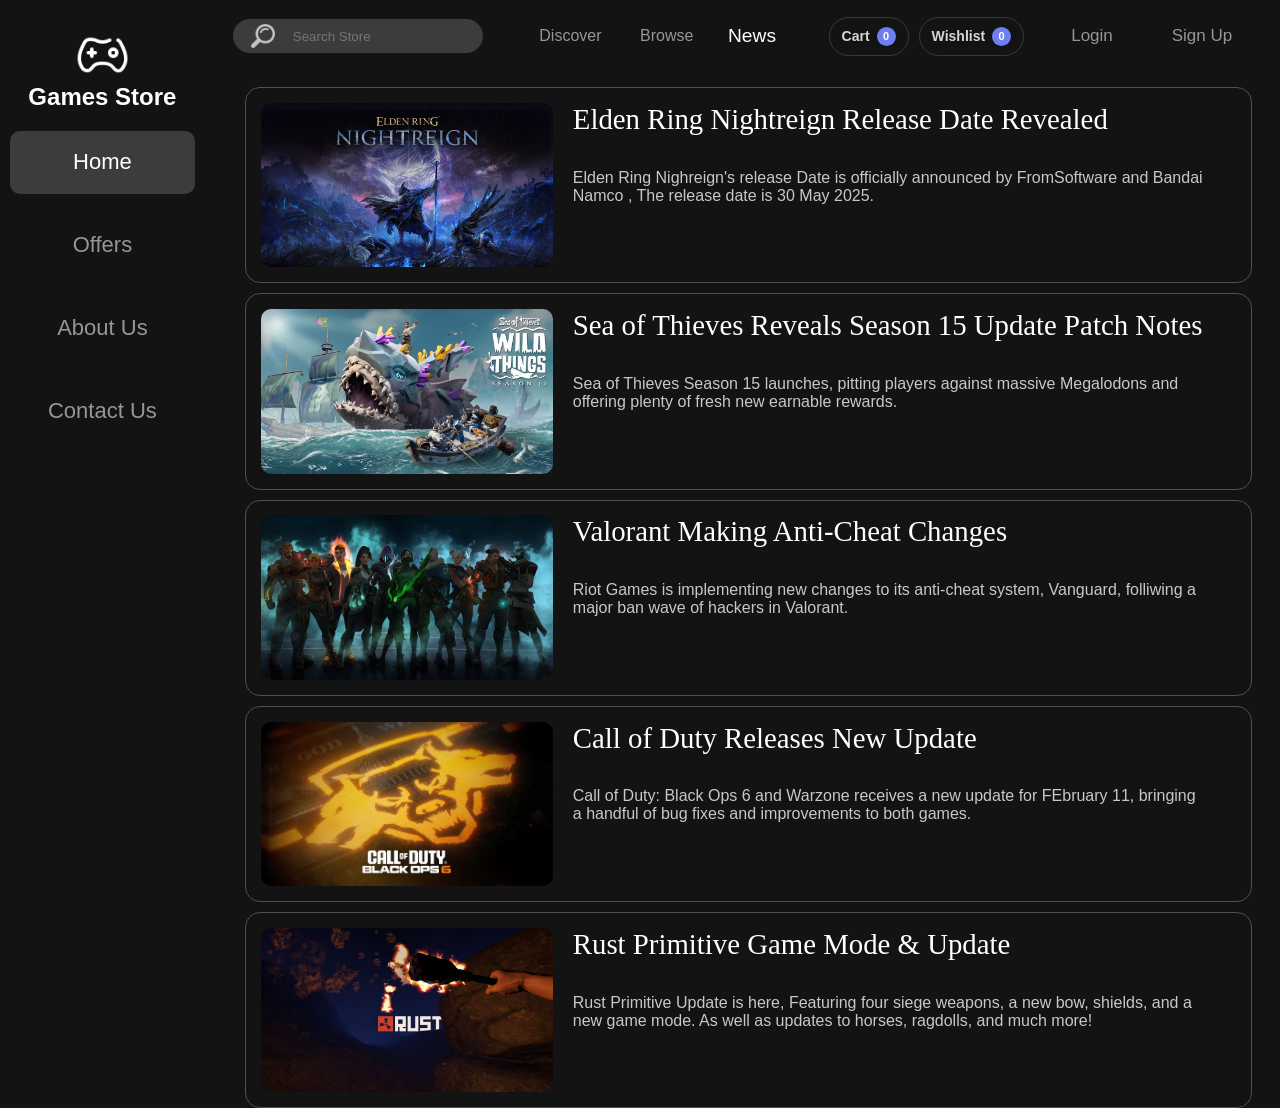
<file: Html_Files/news.html>
<!DOCTYPE html>
<html>
<head>
    <meta name="viewport" content="width=device-width, initial-scale=1.0">
    <title> Games Store </title>
    <link rel="stylesheet" type="text/css" href="../Css_Files/main.css">
    <link rel="stylesheet" type="text/css" href="../Css_Files/dbn.css">
    <link rel="stylesheet" type="text/css" href="../Css_Files/news.css">
    <link rel="stylesheet" type="text/css" href="../Css_Files/store.css">
</head>
<body>
    <div class="leftmenu">
        <a href="home.html" class="logodiv">
            <img src="../Images/game.png" id="logo" alt="Games Store logo">
            <h2 class="webname"> Games Store </h2>
        </a>
        <a href="home.html" class="menudivs homeb">
            <p class="menutext hc"> Home </p>
        </a>
        <a href="offers.html" class="menudivs offersb">
            <p class="menutext"> Offers </p>
        </a>
        <a href="about.html" class="menudivs aboutb">
            <p class="menutext"> About Us </p>
        </a>
        <a href="contact.html" class="menudivs contactb">
            <p class="menutext"> Contact Us </p>
        </a>
    </div>
    <div class="topdiv">
        <div class="srchdiv">
            <input type="search" placeholder="Search Store" class="srch">
        </div> 
        <div class="threedbn">
            <a href="home.html">
                <p class="dbnt"> Discover </p>
            </a>
            <a href="browse.html">
                <p class="dbnt"> Browse </p>
            </a>
            <a href="news.html" >
                <p class="newt"> News </p>
            </a>
        </div>
        <div class="logsigdiv">
            <a href="login.html" class="lsbtn">
                <p class="lstext"> Login </p>
            </a>
            <a href="signup.html" class="lsbtn">
                <p class="lstext"> Sign Up </p>
            </a>
        </div>
    </div>
    
    <div class="maindiv">
        <a href="" class="nwsbox">
            <img src="../Images/nws1.png" class="nwsimg">
            <p class="nwshtxt">
                Elden Ring Nightreign Release Date Revealed
            </p>
            <p class="nwsdcp">
                Elden Ring Nighreign's release Date is officially announced by FromSoftware and Bandai Namco
                , The release date is 30 May 2025.
            </p>
        </a>

        <a href="" class="nwsbox">
            <img src="../Images/nws2.jpg" class="nwsimg">
            <p class="nwshtxt">
                Sea of Thieves Reveals Season 15 Update Patch Notes
            </p>
            <p class="nwsdcp">
                Sea of Thieves Season 15 launches, pitting players against massive Megalodons and offering plenty
                of fresh new earnable rewards.
            </p>
        </a>

        <a href="" class="nwsbox">
            <img src="../Images/nws3.jpg" class="nwsimg">
            <p class="nwshtxt">
                Valorant Making Anti-Cheat Changes
            </p>
            <p class="nwsdcp">
                Riot Games is implementing new changes to its anti-cheat system, Vanguard, folliwing a major 
                ban wave of hackers in Valorant.
            </p>
        </a>

        <a href="" class="nwsbox">
            <img src="../Images/nws4.jpg" class="nwsimg">
            <p class="nwshtxt">
                Call of Duty Releases New Update 
            </p>
            <p class="nwsdcp">
                Call of Duty: Black Ops 6 and Warzone receives a new update for FEbruary 11, bringing a handful
                of bug fixes and improvements to both games.
            </p>
        </a>

        <a href="" class="nwsbox">
            <img src="../Images/nws5.jpg" class="nwsimg">
            <p class="nwshtxt">
                Rust Primitive Game Mode & Update
            </p>
            <p class="nwsdcp">
                Rust Primitive Update is here, Featuring four siege weapons, a new bow, shields, and a new game mode. 
                As well as updates to horses, ragdolls, and much more!
            </p>
        </a>
    </div>
    <script src="../JavaScript_Files/store.js"></script>
</body>
</html>
</file>
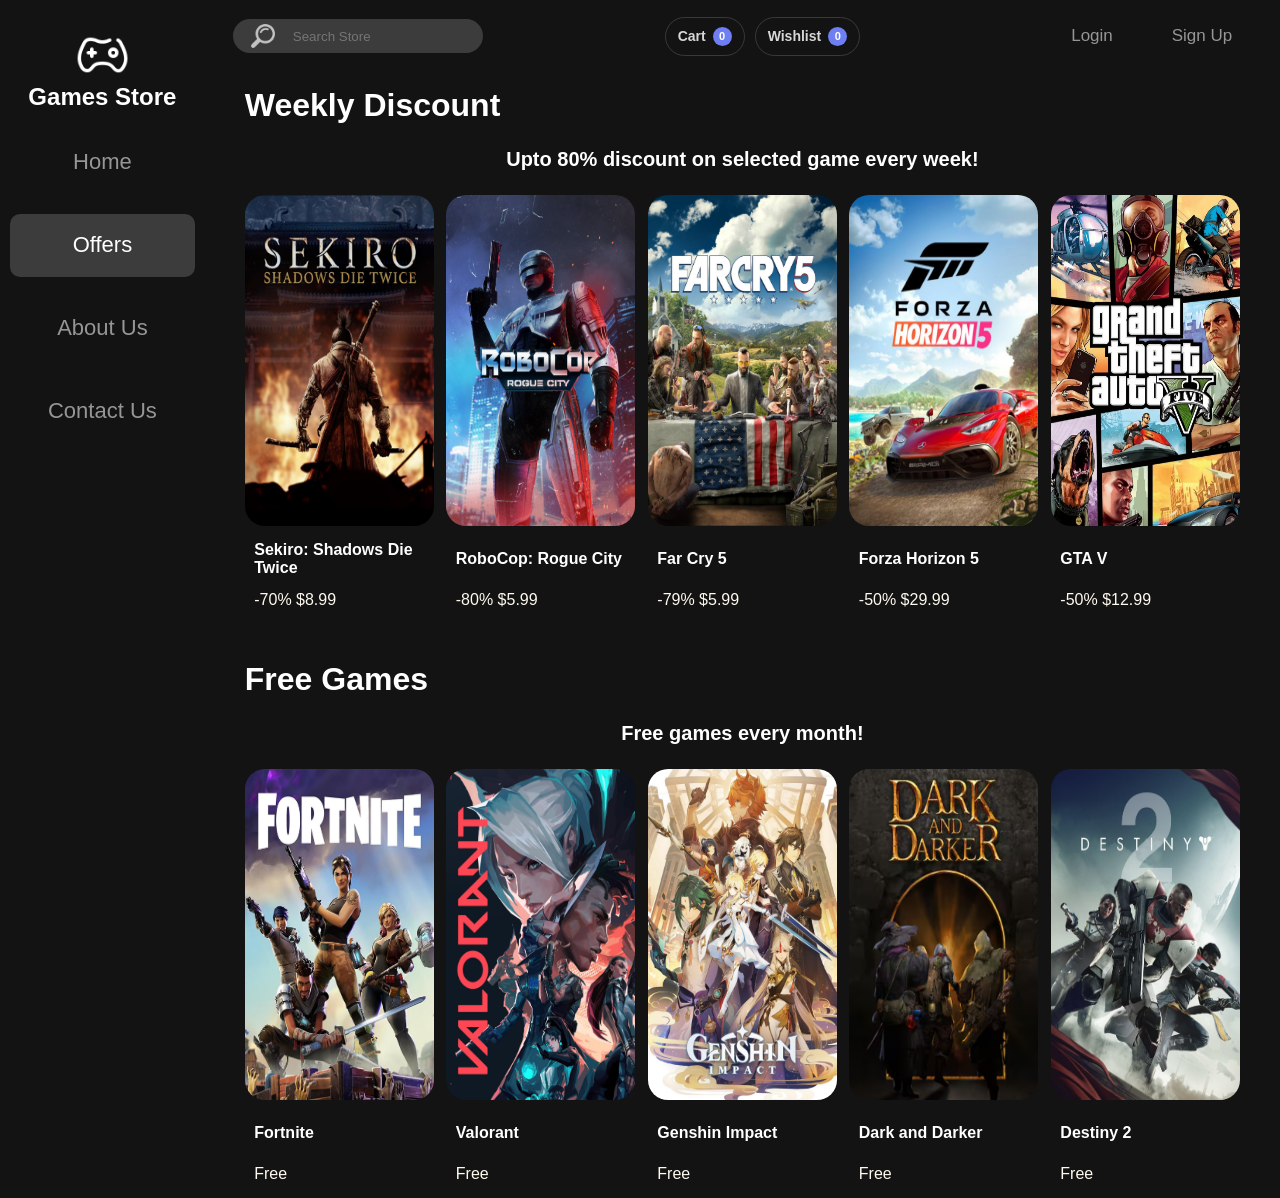
<file: Html_Files/offers.html>
<!DOCTYPE html>
<html>
<head>
    <meta name="viewport" content="width=device-width, initial-scale=1.0">
    <title> Games Store </title>
    <link rel="stylesheet" type="text/css" href="../Css_Files/main.css">
    <link rel="stylesheet" type="text/css" href="../Css_Files/offers.css">
    <link rel="stylesheet" type="text/css" href="../Css_Files/store.css">
</head>
<body>
    <div class="leftmenu">
        <a href="home.html" class="logodiv">
            <img src="../Images/game.png" id="logo" alt="Games Store logo">
            <h2 class="webname"> Games Store </h2>
        </a>
        <a href="home.html" class="menudivs homeb">
            <p class="menutext"> Home </p>
        </a>
        <a href="offers.html" class="menudivs offersb">
            <p class="menutext oc"> Offers </p>
        </a>
        <a href="about.html" class="menudivs aboutb">
            <p class="menutext"> About Us </p>
        </a>
        <a href="contact.html" class="menudivs contactb">
            <p class="menutext"> Contact Us </p>
        </a>
    </div>
    <div class="topdiv">
        <div class="srchdiv">
            <input type="search" placeholder="Search Store" class="srch">
        </div>
        <div class="logsigdiv">
            <a href="login.html" class="lsbtn">
                <p class="lstext"> Login </p>
            </a>
            <a href="signup.html" class="lsbtn">
                <p class="lstext"> Sign Up </p>
            </a>
        </div>
    </div>
    <div class="maindiv">
        <div class="content-container">
            <h1>Weekly Discount</h1>
            <p class="gameshl">Upto 80% discount on selected game every week!</p>
            <div class="cards-container">
                <div class="card">
                    <img src="../Images/dis1.png" alt="">
                    <p class="nog">
                        Sekiro: Shadows Die Twice
                    </p>
                    <p class="gprice">
                        -70% $8.99
                    </p>
                </div>
                <div class="card">
                    <img src="../Images/dis2.jpg" alt="">
                    <p class="nog">
                        RoboCop: Rogue City
                    </p>
                    <p class="gprice">
                        -80% $5.99
                    </p>
                </div>                                 
                <div class="card">
                    <img src="../Images/dis3.png" alt="">
                    <p class="nog">
                        Far Cry 5
                    </p>
                    <p class="gprice">
                        -79% $5.99
                    </p>
                </div>                                 
                <div class="card">
                    <img src="../Images/dis4.png" alt="">
                    <p class="nog">
                        Forza Horizon 5
                    </p>
                    <p class="gprice">
                        -50% $29.99
                    </p>
                </div>                                 
                <div class="card">
                    <img src="../Images/dis5.png" alt="">
                    <p class="nog">
                        GTA V
                    </p>
                    <p class="gprice">
                        -50% $12.99
                    </p>
                </div>                                  
            </div>
        </div>
        <div class="content-container">
            <h1>Free Games</h1>
            <p class="gameshl">Free games every month!</p>
            <div class="cards-container">
                <div class="card">
                    <img src="../Images/fg1.png" alt="">
                    <p class="nog">
                        Fortnite
                    </p>
                    <p class="gprice">
                        Free
                    </p>
                </div>
                <div class="card">
                    <img src="../Images/fg2.png" alt="">
                    <p class="nog">
                        Valorant
                    </p>
                    <p class="gprice">
                        Free
                    </p>
                </div>                                 
                <div class="card">
                    <img src="../Images/fg3.jpg" alt="">
                    <p class="nog">
                        Genshin Impact
                    </p>
                    <p class="gprice">
                        Free
                    </p>
                </div>                                 
                <div class="card">
                    <img src="../Images/fg4.png" alt="">
                    <p class="nog">
                        Dark and Darker
                    </p>
                    <p class="gprice">
                        Free
                    </p>
                </div>                                 
                <div class="card">
                    <img src="../Images/fg5.png" alt="">
                    <p class="nog">
                        Destiny 2
                    </p>
                    <p class="gprice">
                        Free
                    </p>
                </div>                                  
            </div>
        </div>
    </div>
    <script src="../JavaScript_Files/store.js"></script>
</body>
</html>
</file>
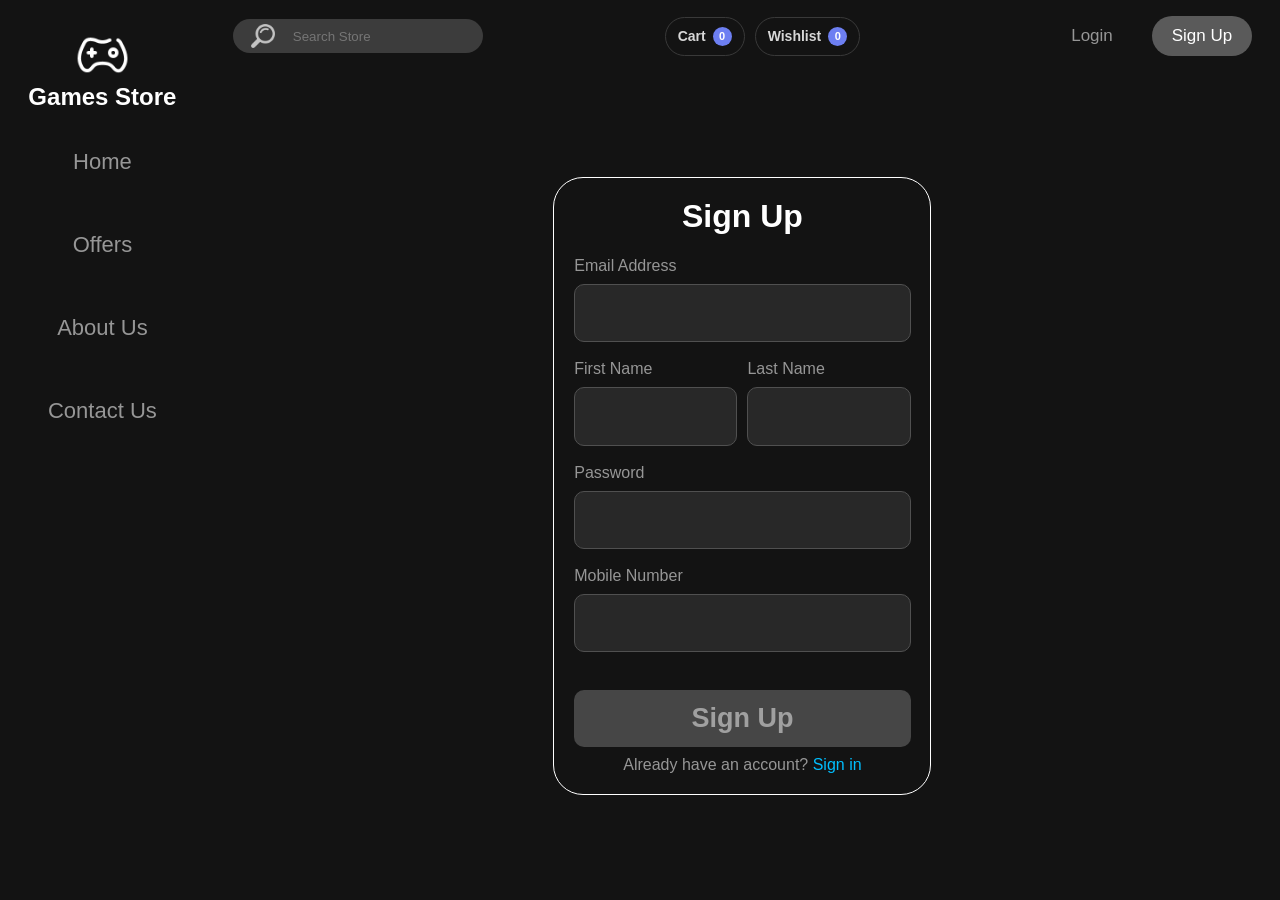
<file: Html_Files/signup.html>
<!DOCTYPE html>
<html>
<head>
    <meta name="viewport" content="width=device-width, initial-scale=1.0">
    <title> Games Store </title>
    <link rel="stylesheet" type="text/css" href="../Css_Files/main.css">
    <link rel="stylesheet" type="text/css" href="../Css_Files/signup.css">
    <script src="../JavaScript_Files/signup.js"></script>
    <link rel="stylesheet" type="text/css" href="../Css_Files/store.css">
</head>
<body>
    <div class="leftmenu">
        <a href="home.html" class="logodiv">
            <img src="../Images/game.png" id="logo" alt="Games Store logo">
            <h2 class="webname"> Games Store </h2>
        </a>
        <a href="home.html" class="menudivs homeb">
            <p class="menutext hc"> Home </p>
        </a>
        <a href="offers.html" class="menudivs offersb">
            <p class="menutext"> Offers </p>
        </a>
        <a href="about.html" class="menudivs aboutb">
            <p class="menutext"> About Us </p>
        </a>
        <a href="contact.html" class="menudivs contactb">
            <p class="menutext"> Contact Us </p>
        </a>
    </div>

    <div class="topdiv">
        <div class="srchdiv">
            <input type="search" placeholder="Search Store" class="srch">
        </div>
        <div class="logsigdiv">
            <a href="login.html" class="lsbtn">
                <p class="lstext"> Login </p>
            </a>
            <a href="signup.html" class="lsbtn sb">
                <p class="lstext st"> Sign Up </p>
            </a>
        </div>
    </div>
    <div class="maindiv">
        <div class="signupcontainer">
            <h1 class="signuptxt"> Sign Up </h1>
            <label for="email" class="text"> Email Address </label>
            <input id="email" type="text" name="email" class="box">
            <span id="email-error" class="error"></span>

            <div class="lbls">
                <label for="firstname" class="text"> First Name </label>
                <label for="lasttname" class="text"> Last Name </label>
            </div>
            <div class="inpts">
                <input id="firstname" name="firstname" class="flinpt">
                <input id="lastname" name="lastname" class="flinpt">
            </div>
            <span id="names-error" class="error"></span>

            <label for="password" class="text"> Password </label>
            <input id="password" type="password" name="password" class="box">
            <span id="password-error" class="error"></span>

            <label for="number" class="text"> Mobile Number </label>
            <input id="number" type="text" name="number" class="box">
            <span id="number-error" class="error"></span>

            <input type="button" value="Sign Up" class="subtn" onClick="return validate()">
            <p class="actext"> Already have an account? 
                <a href="login.html" class="loginlink"> Sign in </a>
            </p>
        </div>
    </div>
    <script src="../JavaScript_Files/store.js"></script>
</body>
</html>
</file>
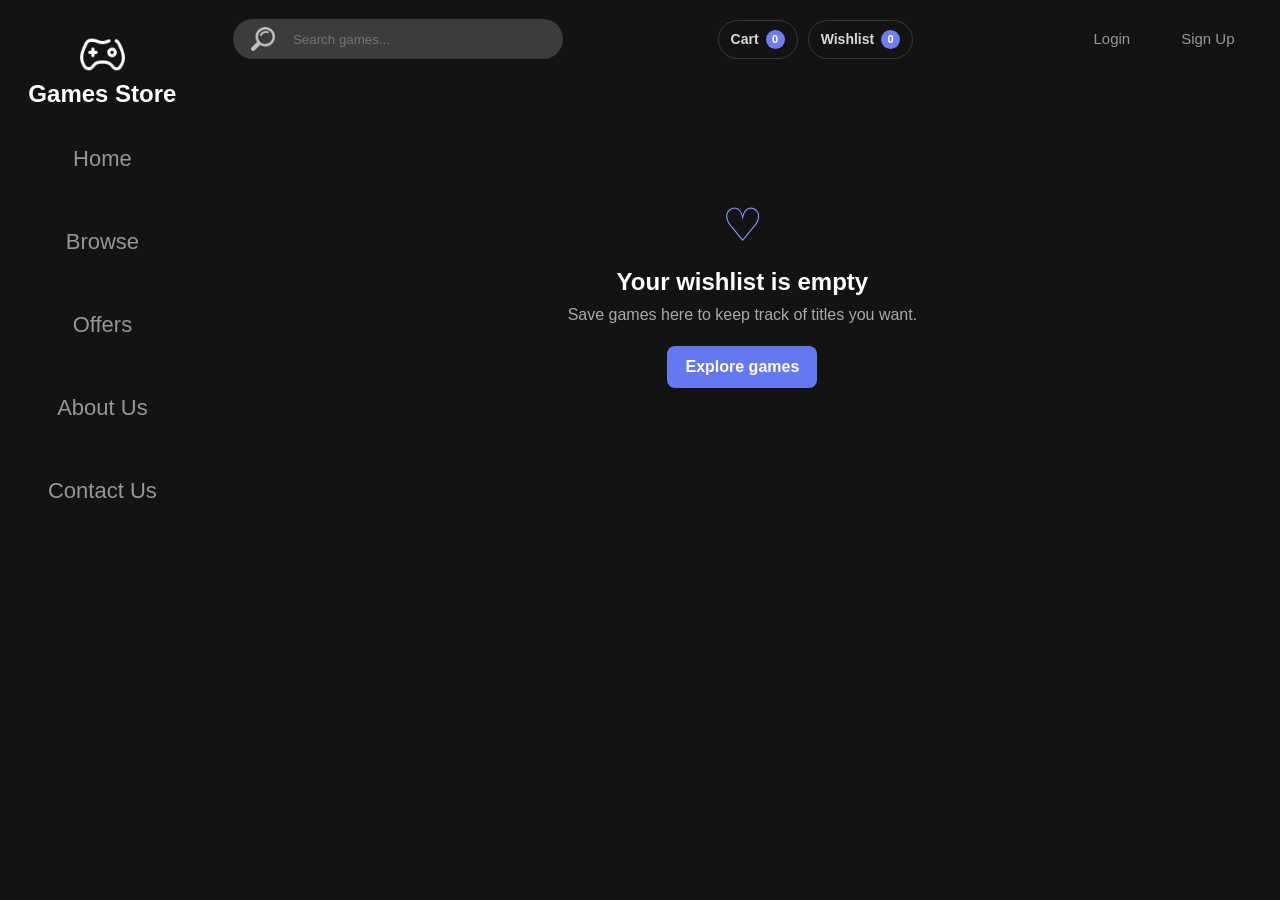
<file: Html_Files/wishlist.html>
<!DOCTYPE html>
<html lang="en">
<head>
    <meta charset="UTF-8">
    <meta name="viewport" content="width=device-width, initial-scale=1.0">
    <title>Wishlist | Games Store</title>
    <link rel="stylesheet" href="../Css_Files/main.css">
    <link rel="stylesheet" href="../Css_Files/store.css">
</head>
<body class="store-shell">
    <div class="leftmenu">
        <a href="home.html" class="logodiv"><img src="../Images/game.png" id="logo" alt="Games Store logo"><h2 class="webname">Games Store</h2></a>
        <a href="home.html" class="menudivs"><p class="menutext">Home</p></a>
        <a href="browse.html" class="menudivs"><p class="menutext">Browse</p></a>
        <a href="offers.html" class="menudivs"><p class="menutext">Offers</p></a>
        <a href="about.html" class="menudivs"><p class="menutext">About Us</p></a>
        <a href="contact.html" class="menudivs"><p class="menutext">Contact Us</p></a>
    </div>
    <header class="topdiv">
        <div class="srchdiv"><input type="search" placeholder="Search games..." class="srch" aria-label="Search games"></div>
        <div class="logsigdiv"><a href="login.html" class="lsbtn"><p class="lstext">Login</p></a><a href="signup.html" class="lsbtn"><p class="lstext">Sign Up</p></a></div>
    </header>
    <main class="maindiv store-page-main" id="wishlistContent"><div class="store-empty"><p>Loading wishlist…</p></div></main>
    <script src="../JavaScript_Files/store.js"></script>
</body>
</html>
</file>
<file: Css_Files/main.css>
* { 
    margin:0px; 
    padding:0px;
    font-family:Helvetica;
    text-decoration:none;
}

body {
    background-color:rgb(19,19,19);
}

div.leftmenu {
    width:16%;
    height:98%;
    background-color:rgb(19,19,19);
    padding-top:2%;
    z-index:1;
    position:fixed;
    display:flex;
    flex-direction:column;
    align-items:center;
    row-gap:20px;
}

a.logodiv {
    width:100%;
    display:flex;
    flex-direction:column;
    align-items:center;
}

#logo {
    width:28%;
}

h2.webname {
    color:white;
}

a.menudivs { 
    height:7vh;
    width:90%;
    border-radius:10px;
    display:grid;
    align-items:center;
    transition:background-color 0.1s linear 0s;
}

a.menudivs:hover { 
    background-color:rgb(60,60,60);
} 

p.menutext {
    text-align:center;
    font-size:22px;
    color:rgb(150, 150, 150);
}

div.topdiv {
    width:84%;
    height:8%;
    position:fixed;
    background-color:rgb(19,19,19);
    z-index:1;
    right:0px;
    display:flex;
    justify-content:space-evenly;
    align-items:center;
    gap:40%;
}

input.srch {
    width:250px;
    height:34px;
    border-radius:20px;
    text-indent:60px;
    border:0px;
    background-color:rgb(60,60,60);
    background-image:url(../Images/magnifier.png);
    background-size:24px;
    background-repeat:no-repeat;
    background-position:18px,5px;
    outline:none;
    color:white;
}

div.logsigdiv { 
    width:25%;
    height:80%;
    display:flex;
    justify-content:space-evenly;
    align-items:center;
}

a.lsbtn { 
    width:120px;
    height:40px;
    background-color:rgb(40,40,40);
    border-radius:20px;
    background: linear-gradient(to left, rgba(40,40,40,0) 50%, rgb(90,90,90) 50%);
    background-size:200% 100%;
    background-position:right;
    transition:background-position 0.2s linear 0s;
}

a.lsbtn:hover {
    background-position:left bottom;
}

p.lstext {
    width:120px;
    height:40px;
    font-size:22px;
    text-align:center;
    display:grid;
    align-items:center;
    color:rgb(150, 150, 150);
    transition:color 0.1s linear 0s;
}

p.lstext:hover {
    color:white; 
}

div.maindiv { 
    width:84%;
    position:absolute;
    top:8%;
    right:0%;
    padding:15px 40px;
    box-sizing:border-box;
}
</file>
<file: Css_Files/about.css>
a.aboutb { 
     background-color:rgb(60,60,60); 
}
html{
     font: inherit;
}
p.ac { 
     color:white;
}
.container{
     width: 86%;
     padding-top: 70px;
     margin: 0 auto;
     justify-content: center;
     color: white;
     align-items: center;
     display: grid;
     gap: 15px;
     text-align: center;
}
.content{
     display: flex;
     justify-content: center;
     align-items: center;
     background-color: rgb(19, 19, 19);
     padding: 50px;
     border-radius: 8px;
     border: 1px solid rgb(75, 82, 92);
     transition: 150ms ease-in-out;
}
h2 a{
     color: white;
}
.img{
     width: 200px;
}
.content{
     box-shadow: 0 0 1px 1px, 0 0 1px 1px inset;
}
.content:hover{
     transform: scale(1.05);  
}
</file>
<file: Css_Files/store.css>
/* Shared storefront components: search, product details, cart and wishlist */
.topdiv {
    justify-content: space-between !important;
    gap: 16px !important;
    padding: 0 28px;
    box-sizing: border-box;
}
.topdiv .srchdiv,
.topdiv > .search-wrapper,
.topdiv > div:first-child {
    flex: 0 1 250px;
    min-width: 170px;
}
.topdiv .srch { width: 100%; box-sizing: border-box; }
.topdiv .threedbn { flex: 1 1 250px; width: auto; max-width: 310px; }
.topdiv .logsigdiv { width: auto; min-width: 160px; gap: 10px; }
.topdiv .lsbtn { width: 100px; }
.topdiv .lstext { width: 100%; font-size: 17px; }

.store-links { display:flex; align-items:center; justify-content:center; gap:10px; flex:0 0 auto; }
.store-link { display:inline-flex; align-items:center; gap:7px; color:#d7d7d7; font-size:14px; font-weight:700; padding:9px 12px; border:1px solid #393939; border-radius:20px; transition:background .18s ease,border-color .18s ease; white-space:nowrap; }
.store-link:hover { background:#303030; border-color:#626262; color:#fff; }
.store-count { display:inline-grid; place-items:center; min-width:19px; height:19px; padding:0 4px; border-radius:20px; background:#6d7ff2; color:#fff; font-size:11px; box-sizing:border-box; }

.search-wrapper { position:relative; z-index:25; }
.search-suggestions { position:absolute; left:0; top:calc(100% + 9px); width:min(360px, 84vw); max-height:390px; overflow-y:auto; background:#222; border:1px solid #454545; border-radius:12px; box-shadow:0 14px 32px rgba(0,0,0,.45); padding:7px; z-index:100; }
.search-suggestions[hidden] { display:none !important; }
.search-suggestion { display:flex; align-items:center; gap:11px; padding:8px; border-radius:8px; color:#fff; text-decoration:none; }
.search-suggestion:hover, .search-suggestion:focus-visible { background:#373737; outline:none; }
.search-suggestion img { width:43px; height:54px; object-fit:cover; border-radius:5px; background:#111; }
.suggestion-copy { display:flex; flex-direction:column; gap:4px; min-width:0; }
.suggestion-copy strong { font-size:13px; line-height:1.25; }
.suggestion-copy small { color:#aaa; font-size:11px; }
.suggestion-empty { color:#bdbdbd; font-size:13px; padding:12px; }

.store-page-main { min-height:calc(100vh - 8vh); color:#f2f2f2; }
.detail-breadcrumb { display:flex; flex-wrap:wrap; gap:10px; align-items:center; color:#888; font-size:13px; margin:8px 0 24px; }
.detail-breadcrumb a { color:#aeb8ff; }
.detail-breadcrumb a:hover { color:#fff; }
.detail-layout { display:grid; grid-template-columns:minmax(0,1.18fr) minmax(300px,.82fr); gap:38px; align-items:start; }
.detail-gallery-column { min-width:0; }
.detail-main-image-wrap { width:100%; height:clamp(280px, 48vw, 590px); display:grid; place-items:center; background:#090909; border:1px solid #292929; border-radius:16px; overflow:hidden; }
.detail-main-image { width:100%; height:100%; object-fit:contain; }
.detail-gallery-label { color:#eee; font-weight:700; font-size:14px; margin:17px 0 10px; }
.detail-thumbnails { display:flex; gap:10px; flex-wrap:wrap; }
.detail-thumb { width:100px; height:66px; border:2px solid transparent; border-radius:8px; padding:0; background:#222; overflow:hidden; cursor:pointer; }
.detail-thumb.active, .detail-thumb:hover { border-color:#8998ff; }
.detail-thumb img { width:100%; height:100%; object-fit:cover; }
.gallery-note { color:#858585; font-size:12px; line-height:1.5; margin-top:10px; }
.detail-info { padding:8px 0; }
.detail-eyebrow { color:#98a6ff; font-size:11px; font-weight:800; letter-spacing:2px; margin-bottom:12px; }
.detail-info h1 { color:#fff; font-size:clamp(28px,3.6vw,46px); line-height:1.12; margin:0 0 18px; }
.detail-description { color:#c4c4c4; font-size:16px; line-height:1.75; }
.detail-tags { display:flex; flex-wrap:wrap; gap:8px; margin:22px 0; }
.detail-tags span { color:#d7d7d7; background:#242424; border:1px solid #3c3c3c; padding:8px 11px; border-radius:20px; font-size:12px; }
.detail-price-panel { display:flex; align-items:center; gap:13px; background:#202020; border:1px solid #383838; border-radius:12px; padding:17px; margin:24px 0 16px; }
.detail-discount { background:#5368d8; color:#fff; font-size:15px; font-weight:800; padding:8px 9px; border-radius:6px; }
.detail-prices { display:flex; flex-direction:column; gap:4px; }
.detail-prices del { color:#888; font-size:13px; }
.detail-prices strong { color:#fff; font-size:25px; }
.detail-price-panel small { margin-left:auto; color:#999; font-size:11px; text-align:right; }
.detail-actions { display:flex; flex-wrap:wrap; gap:10px; }
.detail-actions button { min-height:46px; border:0; border-radius:8px; padding:0 19px; font-weight:800; cursor:pointer; transition:transform .15s ease,filter .15s ease; }
.detail-actions button:hover { transform:translateY(-1px); filter:brightness(1.1); }
.detail-cart-button { background:#7183ff; color:#fff; flex:1 1 160px; }
.detail-wishlist-button { background:#333; color:#f1f1f1; border:1px solid #555 !important; flex:1 1 160px; }
.detail-wishlist-button.is-saved { color:#ff9ab1; border-color:#9e5367 !important; }
.detail-action-message { min-height:20px; margin:12px 0 16px; color:#9fdfa9; font-size:13px; }
.detail-meta { border-top:1px solid #343434; margin-top:10px; }
.detail-meta div { display:flex; justify-content:space-between; gap:18px; padding:13px 0; border-bottom:1px solid #343434; }
.detail-meta span { color:#888; font-size:13px; }
.detail-meta strong { color:#e2e2e2; text-align:right; font-size:13px; }
.detail-not-found, .store-empty { text-align:center; padding:90px 20px; color:#ddd; }
.detail-not-found h1, .store-empty h2 { color:#fff; margin-bottom:10px; }
.detail-not-found p, .store-empty p { color:#aaa; margin-bottom:22px; }
.primary-link { display:inline-flex; align-items:center; justify-content:center; color:#fff; background:#6578ef; border-radius:8px; padding:12px 18px; font-weight:800; }
.store-empty .empty-icon { font-size:46px; color:#8795ff; margin-bottom:16px; }
.store-page-heading { margin:10px 0 25px; }
.store-page-heading h1 { color:#fff; font-size:36px; margin:0 0 7px; }
.store-page-heading > p:last-child { color:#999; }
.cart-layout { display:grid; grid-template-columns:minmax(0,1.5fr) minmax(240px,.7fr); gap:25px; align-items:start; }
.cart-items { display:flex; flex-direction:column; gap:12px; }
.cart-item { display:flex; align-items:center; gap:18px; background:#202020; border:1px solid #343434; border-radius:12px; padding:13px; }
.cart-item > img { width:92px; height:116px; object-fit:cover; border-radius:7px; }
.cart-item-info { flex:1; min-width:0; }
.cart-item-info h2, .wishlist-item h2 { color:#fff; font-size:17px; margin-bottom:5px; }
.cart-item-info p, .wishlist-item p { color:#969696; font-size:12px; margin-bottom:8px; }
.cart-item-info > strong { color:#eee; font-size:14px; }
.quantity-controls { display:flex; align-items:center; gap:12px; margin-top:10px; color:#fff; }
.quantity-controls button { width:27px; height:27px; border:1px solid #555; border-radius:6px; background:#303030; color:#fff; cursor:pointer; font-size:18px; }
.remove-item { border:0; background:transparent; color:#ef9aa4; cursor:pointer; font-size:12px; padding:8px; }
.cart-summary { background:#202020; border:1px solid #383838; border-radius:12px; padding:20px; }
.cart-summary h2 { color:#fff; font-size:19px; margin-bottom:18px; }
.cart-summary > div { display:flex; justify-content:space-between; padding:10px 0; color:#aaa; border-bottom:1px solid #383838; font-size:13px; }
.cart-summary strong { color:#fff; }
.cart-summary .cart-total { font-size:17px; color:#fff; border-bottom:0; margin-bottom:14px; }
.cart-summary p { color:#888; line-height:1.5; font-size:11px; margin:0 0 15px; }
.cart-summary .primary-link { width:100%; box-sizing:border-box; }
.wishlist-grid { display:grid; grid-template-columns:repeat(auto-fill,minmax(280px,1fr)); gap:15px; }
.wishlist-item { display:flex; gap:14px; padding:13px; background:#202020; border:1px solid #343434; border-radius:12px; min-width:0; }
.wishlist-item > a > img { width:94px; height:120px; object-fit:cover; border-radius:7px; }
.wishlist-item-copy { display:flex; flex-direction:column; align-items:flex-start; min-width:0; }
.wishlist-item h2 a { color:#fff; }
.wishlist-item-copy > div { display:flex; flex-wrap:wrap; align-items:center; gap:6px; margin-top:auto; }
.wishlist-add-cart { background:#6578ef; color:#fff; border:0; padding:8px 10px; border-radius:6px; cursor:pointer; font-size:12px; font-weight:700; }

.dtoginsd[hidden], .dtogmain[hidden], .catmain[hidden], .card[hidden], #noSearchResults[hidden] { display:none !important; }
#noSearchResults { color:#c7c7c7; font-size:15px; padding:28px 4px; }
input.srch:focus-visible { outline:2px solid #8b9cff; outline-offset:3px; }

@media (max-width:1100px) {
    .topdiv { padding:0 16px; }
    .topdiv .threedbn { max-width:230px; }
    .topdiv .logsigdiv { min-width:130px; }
    .topdiv .lsbtn { width:78px; }
    .topdiv .lstext { font-size:14px; }
    .store-links { gap:5px; }
    .store-link { font-size:12px; padding:8px; }
    .detail-layout { gap:24px; }
}
@media (max-width:760px) {
    .topdiv { width:100%; left:0; right:0; height:auto; min-height:70px; padding:10px 12px; flex-wrap:wrap; }
    .topdiv .srchdiv, .topdiv > .search-wrapper, .topdiv > div:first-child { flex:1 1 100%; order:0; }
    .topdiv .threedbn { order:2; flex:1 1 100%; max-width:none; width:100%; min-height:25px; }
    .store-links { order:1; }
    .topdiv .logsigdiv { order:1; min-width:0; margin-left:auto; }
    .topdiv .lsbtn { width:68px; height:32px; }
    .topdiv .lstext { height:32px; font-size:12px; }
    .store-link { padding:6px 9px; }
    .store-count { min-width:17px; height:17px; }
    .store-page-main { padding-top:115px !important; }
    .detail-layout, .cart-layout { grid-template-columns:1fr; }
    .detail-main-image-wrap { height:330px; }
    .detail-info h1 { font-size:30px; }
    .detail-price-panel small { display:none; }
    .store-page-heading h1 { font-size:29px; }
}


/* Improvement 03: consistent fixed-sidebar shell for product, cart and wishlist pages. */
body.store-shell {
    --store-sidebar-width: 16vw;
    min-height: 100vh;
    overflow-x: hidden;
}
body.store-shell .leftmenu {
    position: fixed;
    inset: 0 auto 0 0;
    width: var(--store-sidebar-width);
    height: 100vh;
    box-sizing: border-box;
    padding: 28px 10px 22px;
    overflow-y: auto;
    z-index: 60;
}
body.store-shell .topdiv {
    position: fixed;
    top: 0;
    left: var(--store-sidebar-width);
    right: 0;
    width: calc(100% - var(--store-sidebar-width));
    height: 78px;
    min-height: 78px;
    box-sizing: border-box;
    padding: 0 clamp(16px, 2.2vw, 34px);
    display: flex;
    align-items: center;
    justify-content: space-between;
    gap: clamp(10px, 1.5vw, 24px);
    z-index: 55;
    background: #131313;
}
body.store-shell .topdiv .srchdiv,
body.store-shell .topdiv > .search-wrapper,
body.store-shell .topdiv > div:first-child {
    flex: 0 1 330px;
    width: min(330px, 32%);
    min-width: 150px;
}
body.store-shell .topdiv .srch {
    width: 100%;
    height: 40px;
    box-sizing: border-box;
}
body.store-shell .topdiv .store-links { flex: 0 0 auto; }
body.store-shell .topdiv .logsigdiv {
    flex: 0 0 auto;
    min-width: 0;
    width: auto;
    gap: 8px;
}
body.store-shell .topdiv .lsbtn { width: 88px; }
body.store-shell .topdiv .lstext { width: 100%; font-size: 15px; }
body.store-shell .store-page-main {
    position: relative;
    top: auto;
    right: auto;
    left: var(--store-sidebar-width);
    width: calc(100% - var(--store-sidebar-width));
    min-height: 100vh;
    margin: 0;
    padding: 108px clamp(18px, 3vw, 46px) 42px;
    box-sizing: border-box;
    color: #f2f2f2;
}

/* Keep the two-column product layout inside the available content width. */
.detail-layout {
    grid-template-columns: minmax(0, 1.02fr) minmax(0, .98fr);
    gap: clamp(20px, 2.3vw, 36px);
}
.detail-gallery-column,
.detail-info { min-width: 0; }
.detail-main-image-wrap {
    width: 100%;
    height: min(68vh, 680px);
    min-height: 340px;
    display: flex;
    align-items: center;
    justify-content: center;
    padding: 10px;
    box-sizing: border-box;
    background: #080808;
}
.detail-main-image {
    display: block;
    width: auto !important;
    height: auto !important;
    max-width: 100%;
    max-height: 100%;
    object-fit: contain !important;
    object-position: center;
}
.detail-thumb { background: #111; }
.detail-thumb img { object-fit: contain; }
.detail-info h1 { overflow-wrap: anywhere; }
.detail-meta div { flex-wrap: wrap; }
.detail-meta strong { max-width: 68%; overflow-wrap: anywhere; }

/* Product artwork in the cart and wishlist is displayed without cutting off covers. */
.cart-item > img,
.wishlist-item > a > img {
    flex: 0 0 auto;
    object-fit: contain;
    background: #101010;
}
.cart-layout,
.cart-items,
.cart-summary,
.wishlist-grid,
.wishlist-item { min-width: 0; }

@media (max-width: 1050px) {
    body.store-shell { --store-sidebar-width: 190px; }
    body.store-shell .topdiv { padding-left: 14px; padding-right: 14px; gap: 10px; }
    body.store-shell .topdiv .logsigdiv { gap: 4px; }
    body.store-shell .topdiv .lsbtn { width: 72px; }
    body.store-shell .topdiv .lstext { font-size: 13px; }
    .detail-layout { grid-template-columns: minmax(0, 1fr) minmax(0, .95fr); gap: 20px; }
}
@media (max-width: 760px) {
    body.store-shell { --store-sidebar-width: 0px; }
    body.store-shell .leftmenu {
        position: relative;
        width: 100%;
        height: auto;
        min-height: 72px;
        padding: 9px 12px;
        flex-direction: row;
        justify-content: space-between;
        flex-wrap: wrap;
        gap: 5px;
    }
    body.store-shell .leftmenu .logodiv {
        width: auto;
        flex-direction: row;
        gap: 8px;
        margin-right: auto;
    }
    body.store-shell .leftmenu #logo { width: 34px; }
    body.store-shell .leftmenu .webname { font-size: 17px; }
    body.store-shell .leftmenu .menudivs { width: auto; height: auto; padding: 8px 9px; }
    body.store-shell .leftmenu .menutext { font-size: 13px; }
    body.store-shell .topdiv {
        top: 72px;
        left: 0;
        width: 100%;
        height: auto;
        min-height: 112px;
        padding: 9px 12px;
        flex-wrap: wrap;
    }
    body.store-shell .topdiv .srchdiv,
    body.store-shell .topdiv > .search-wrapper,
    body.store-shell .topdiv > div:first-child { flex: 1 1 100%; width: 100%; min-width: 0; }
    body.store-shell .topdiv .store-links { order: 2; }
    body.store-shell .topdiv .logsigdiv { order: 2; margin-left: auto; }
    body.store-shell .store-page-main {
        left: 0;
        width: 100%;
        padding: 198px 14px 32px;
    }
    .detail-layout, .cart-layout { grid-template-columns: minmax(0, 1fr); }
    .detail-main-image-wrap { height: min(62vh, 500px); min-height: 280px; }
    .detail-meta strong { max-width: 100%; }
    .cart-item { align-items: flex-start; gap: 12px; }
}

@media (max-width: 760px) {
    body.store-shell .store-page-main { padding-top: 198px !important; }
}
</file>
<file: Css_Files/dbn.css>
a.homeb { 
    background-color:rgb(60,60,60); 
}

p.hc { 
    color:white;
}

div.topdiv { 
    gap:0%; 
}

div.threedbn { 
    width:35.4%; 
    display:flex;
    justify-content:space-evenly; 
} 

p.dbnt { 
    color:rgb(150,150,150);
    transition:color,transform 0.1s linear 0s;
}

p.dbnt:hover {
    color:white;
    transform:scale(1.2);
}
</file>
<file: Css_Files/browse.css>
html {
    scroll-behavior: smooth;
}
p.browt {
    color:white; transform:scale(1.2); 
}

div.catmain {
    width:100%;
    height:40vh;
    display:flex;
    flex-direction:column;
    gap:3%;
}

div.fourcat {
    width:100%;
    height:100%;
    display:flex;
    gap:1%;
}

p.cathead {
    font-size:30px;
    color:white;
    font-weight:1000;
    font-family:Arial;
}

a.catbox {
    width:24%;
    background-color:rgb(25,25,25);
    border-radius:15px;
    padding:1%;
    display:flex;
    flex-direction:column;
    gap:6%;
    border:1px solid rgb(19,19,19);
    transition:background-color,scale 0.1s linear 0s;
}

a.catbox:hover {
    scale:1.05;
    background-color:rgb(40,40,40);
}

div.cat {
    width:100%;
    height:100%;
    border-radius:15px;
    display:flex;
    gap:1.5%;
}

img.catimgs {
    height:100%;
    border-radius:10px;
}

img.cimg1 {
    width:24%;
    transform:skewY(10deg);
}

img.cimg2 {
    width:49%;
    transform:translateY(4%);
}

img.cimg3 {
    width:24%;
    transform:skewY(-10deg);
}

p.cattxt {
    text-align:center;
    color:white;
    font-size:20px;
}

div.dtogmain {
    width:100%;
    margin-top:2%;
}

div.dtoghead {
    width:100%;
}

p.catname {
    color:white;
    padding:1.5% 0%;
    font-size:20px;
    font-weight:1000;
    font-family:Roboto;
}

div.dtogimgs {
    width:100%;
    display:flex;
    justify-content:space-between;
}

a.dtoginsd {
    width:19%;
    height:46vh;
    display:flex;
    flex-direction:column;
    gap:2%;
    border-radius:20px;
    transition:background-color,scale 0.1s linear 0s;
}

a.dtoginsd:hover {
    scale:1.05;
    background-color:rgb(30,30,30);
}

div.bgimg {
    width:100%;
    height:80%;
    border-radius:20px;
    background-repeat:no-repeat;
    background-size:cover;
}

div.adv1 {
    background-image:url(../Images/adv1.png);
}

div.adv2 {
    background-image:url(../Images/adv2.png);
}

div.adv3 {
    background-image:url(../Images/adv3.png);
}

div.adv4 {
    background-image:url(../Images/adv4.png);
}

div.adv5 {
    background-image:url(../Images/adv5.png);
}

div.act1 {
    background-image:url(../Images/act1.png);
}

div.act2 {
    background-image:url(../Images/act2.png);
}

div.act3 {
    background-image:url(../Images/act3.png);
}

div.act4 {
    background-image:url(../Images/act4.png);
}

div.act5 {
    background-image:url(../Images/act5.png);
}

div.srv1 {
    background-image:url(../Images/srv1.png);
}

div.srv2 {
    background-image:url(../Images/srv2.jpg);
}

div.srv3 {
    background-image:url(../Images/srv3.png);
}

div.srv4 {
    background-image:url(../Images/srv4.jpg);
}

div.srv5 {
    background-image:url(../Images/srv5.jpg);
}

div.stn1 {
    background-image:url(../Images/ftr2.jpg);
}

div.stn2 {
    background-image:url(../Images/str2.png);
}

div.stn3 {
    background-image:url(../Images/str3.png);
}

div.stn4 {
    background-image:url(../Images/str4.png);
}

div.stn5 {
    background-image:url(../Images/str5.png);
}

p.nog {
    color:white;
    font-weight:bold;
    margin-left:5%;
}

p.gprice {
    color:floralwhite;
    margin-left:5%;
}
/* Search and accessibility states */
.dtoginsd[hidden],
.dtogmain[hidden],
.catmain[hidden],
#noSearchResults[hidden] {
    display: none !important;
}

#noSearchResults {
    color: #c7c7c7;
    font-size: 17px;
    padding: 28px 4px;
}

input.srch:focus-visible {
    outline: 2px solid #8b9cff;
    outline-offset: 3px;
}
</file>
<file: Css_Files/contact.css>
a.contactb { 
     background-color:rgb(60,60,60); 
}

p.cc { 
     color:white; 
}

.maindiv {
     height: 100%;
     display: flex;
     justify-content: center;
     align-items: center;
     align-content: center;
}
.container {
     border: 2px solid white;
     text-align: center;
     color: white;
     margin: 0 auto;
     padding: 64px;
     border-radius: 16px;
     display: flex;
     flex-direction: column;
     gap: 40px;
}
.container h1{
     margin-bottom: 48px;
}
.container h4{
     margin-bottom: 20px;
}
h1{
     font-size: 56px;
}
h4{
     font-size: 28px;
}
p{
     font-size: 24px;
}
.contact {
     display: flex;
     flex-direction: column;
     align-items: flex-start;
     gap: 20px;
     margin: 0 auto;
}
.social {
     display: flex;
     flex-direction: column;
     gap: 12px;
}

.social a{
     color: white;
     text-decoration: underline;
}
</file>
<file: Css_Files/forgotpass.css>
div.maindiv { 
    display:flex; 
    padding-top:4%; 
    justify-content:center; 
}

div.container { 
    width:38%;
    padding:2%; 
    display:flex; 
    flex-direction:column;
    box-sizing:border-box; 
    border:1px solid white; 
    border-radius:30px;; 
    gap:0.7vh;
}

h1.fptxt { 
    color:white;
    text-align:center;
    padding-bottom:4%;
}

label.text {
    color:rgb(150,150,150);
    padding-top:2%;
}

input.box {
    width:100%;
    height:6.4vh;
    background-color:rgb(40,40,40);
    color:white;
    border:1px solid rgb(80,80,80);
    border-radius:10px; 
    outline-color:white; 
    font-size:18px;
    padding:0% 4%;
    box-sizing:border-box;
    transition:border 0.1s linear 0s;
}

input.box:hover { 
    border:1px solid white;
}

input.subtn { 
    width:100%;
    height:6.4vh;
    margin-top:6%; 
    background-color:rgb(70,70,70);
    border-radius:10px; 
    font-size:3vh; 
    font-weight:bold; 
    border:0px; 
    color:rgb(160,160,160); 
    cursor:pointer; 
    transition:background-color 0.1s linear 0s; 
}

input.subtn:active { 
    background-color:deepskyblue;
}

span.error {
    color:red;
}
</file>
<file: Css_Files/home.css>
p.dist { 
    color:white; 
    transform:scale(1.2);
}

div.ss {
    margin:auto;
    width:100%;
    height:66vh;
    display:flex;
    gap:2%;
}

a.leftss {
    width:78%;
    border-radius:20px;
    background-repeat:no-repeat;
    background-size:cover;
    background-position:center;
    animation:ss 30s linear 0s infinite;
    box-sizing:border-box;
}

@keyframes ss {
    0% {
        background-image:url(../Images/s1.png);
        opacity:0;
    }
    1% {
        opacity:1;
    }
    19% {
        opacity:1;
    }
    20% {
        background-image:url(../Images/s1.png); 
        opacity:0;
    }
    20.1% {
        background-image:url(../Images/s2.jpeg); 
        opacity:0;
    }
    21% {
        opacity:1;
    }
    39% {
        opacity:1;
    }
    40% {
        background-image:url(../Images/s2.jpeg); 
        opacity:0;
    }
    40.1% {
        background-image:url(../Images/s3.jpg); 
        opacity:0;
    }
    41% {
        opacity:1;
    }
    59% {
        opacity:1;
    }
    60% {
        background-image:url(../Images/s3.jpg); 
        opacity:0;
    }
    60.1% {
        background-image:url(../Images/s4.jpg); 
        opacity:0;
    }
    61% {
        opacity:1;
    }
    79% {
        opacity:1;
    }
    80% {
        background-image:url(../Images/s4.jpg); 
        opacity:0;
    }
    80.1% {
        background-image:url(../Images/s5.jpg); 
        opacity:0;
    }
    81% {
        opacity:1;
    }
    99% {
        opacity:1;
    }
    100% {
        background-image:url(../Images/s5.jpg); 
        opacity:0;
    }
}

div.rightss {
    width:20%;
    display:flex;
    flex-direction:column;
    justify-content:space-evenly;
}

div.timebox {
    width:100%;
    height:18%;
    display:flex;
    justify-content:space-around;
    align-items:center;
    border-radius:10px;
    background: linear-gradient(to left, rgba(19,19,19,0) 50%, rgb(90,90,90) 50%);
    background-size: 200% 100%;
    background-position: right;
}

div.ssimgcmn {
    width:24%;
    height:80%;
    border-radius:6px;
    background-size:cover;
    background-repeat:no-repeat;
    background-position:center center;
}

div.ssimgdiv1 {
    background-image:url(../Images/st1.jpg);
}

div.ssimgdiv2 {
    background-image:url(../Images/st2.jpeg);
}

div.ssimgdiv3 {
    background-image:url(../Images/st3.jpeg);    
}

div.ssimgdiv4 {
    background-image:url(../Images/st4.jpg);
}

div.ssimgdiv5 {
    background-image:url(../Images/st5.jpg);
}

p.timetxt { 
    width:60%;
    color:white;
    font-size:13px;
}

div.time1 {
    animation:st1 30s linear 0s infinite;
}

@keyframes st1 {
    0% {
        background-color:rgb(30,30,30);
        background-position:right;
    }
    20% {
        background-color:rgb(30,30,30);
        background-position:left;
    }
    20.01% {
        background-color:rgb(19,19,19);
        background-position:right;
    }
    100% {
        background-color:rgb(19,19,19);
    }
}

div.time2 {
    animation:st2 30s linear 0s infinite;
}

@keyframes st2 {
    0% {
        background-color:rgb(19,19,19);
    }
    20% {
        background-color:rgb(19,19,19);
    }
    20.1% {
        background-color:rgb(30,30,30);
        background-position:right;
    }
    40% {
        background-color:rgb(30,30,30);
        background-position:left;
    }
    40.1% {
        background-color:rgb(19,19,19);
        background-position:right;
    }
    100% {
        background-color:rgb(19,19,19);
    }
}

div.time3 {
    animation:st3 30s linear 0s infinite;
}

@keyframes st3 {
    0% {
        background-color:rgb(19,19,19);
    }
    40% {
        background-color:rgb(19,19,19);
    }
    40.1% {
        background-color:rgb(30,30,30);
        background-position:right;
    }
    60% {
        background-color:rgb(30,30,30);
        background-position:left;
    }
    60.1% {
        background-color:rgb(19,19,19);
        background-position:right;
    }
    100% {
        background-color:rgb(19,19,19);
    }
}

div.time4 {
    animation:st4 30s linear 0s infinite;
}

@keyframes st4 {
    0% {
        background-color:rgb(19,19,19);
    }
    60% {
        background-color:rgb(19,19,19);
    }
    60.1% {
        background-color:rgb(30,30,30);
        background-position:right;
    }
    80% {
        background-color:rgb(30,30,30);
        background-position:left;
    }
    80.1% {
        background-color:rgb(19,19,19);
        background-position:right;
    }
    100% {
        background-color:rgb(19,19,19);
    }
}

div.time5 {
    animation:st5 30s linear 0s infinite;
}

@keyframes st5 {
    0% {
        background-color:rgb(19,19,19);
        background-position:right;
    }
    80% {
        background-color:rgb(19,19,19);
        
    }
    80.1% {
        background-color:rgb(30,30,30);
        background-position:right;
    }
    100% {
        background-color:rgb(30,30,30);
        background-position:left;
    }
}

div.dtogmain {
    width:100%;
    margin-top:2%;
}

div.dtoghead {
    width:100%;
}

p.gmheadtxt {
    color:white;
    padding:1.5% 0%;
    font-size:22px;
    font-weight:bolder;
    font-family:Roboto;
}

div.dtogimgs {
    width:100%;
    display:flex;
    justify-content:space-between;
}

a.dtoginsd {
    width:19%;
    height:46vh;
    display:flex;
    flex-direction:column;
    gap:2%;
    border-radius:10px;
    transition:background-color,scale 0.1s linear 0s;
}

a.dtoginsd:hover {
    scale:1.05;
    background-color:rgb(30,30,30);    
}

div.bgimg {
    width:100%;
    height:80%;
    border-radius:10px;
    background-repeat:no-repeat;
    background-size:cover;
}

div.fbg1 {
    background-image:url(../Images/ftr1.jpg);
}

div.fbg2 {
    background-image:url(../Images/ftr2.jpg);
}

div.fbg3 {
    background-image:url(../Images/ftr3.jpg);
}

div.fbg4 {
    background-image:url(../Images/ftr4.jpg);
}

div.fbg5 {
    background-image:url(../Images/ftr5.jpg);
}

p.nog {
    color:white;
    font-weight:bold;
    margin-left:5%;
}

p.gprice {
    color:floralwhite;
    margin-left:5%;
}

div.tp1 {
    background-image:url(../Images/tp1.png);
}

div.tp2 {
    background-image:url(../Images/tp2.png);
}

div.tp3 {
    background-image:url(../Images/tp3.png);
}

div.tp4 {
    background-image:url(../Images/tp4.png);
}

div.tp5 {
    background-image:url(../Images/tp5.png);
}

/* Clickable home showcase: the JavaScript swaps the image and destination together. */
.ss a.leftss {
    display: block;
    position: relative;
    overflow: hidden;
    background: #080808;
    animation: none;
    cursor: pointer;
}
.ss .showcase-image {
    display: block;
    width: 100%;
    height: 100%;
    object-fit: contain;
    object-position: center;
}
.ss a.leftss:focus-visible,
.rightss .timebox:focus-visible {
    outline: 3px solid #8292ff;
    outline-offset: 3px;
}
.rightss .timebox { cursor: pointer; }
.rightss .timebox.is-active { background-color: rgb(35,35,35); }
@media (max-width: 900px) {
    div.ss { height: 48vh; min-height: 300px; }
    div.rightss { min-width: 145px; }
    p.timetxt { font-size: 11px; }
}
</file>
<file: Css_Files/login.css>
a.lb { 
    background-color:rgb(90,90,90);
}

p.lt { 
    color:white; 
}

div.maindiv {
    height:80vh;
    display:flex;
    justify-content:center;
    align-items:center;
}

div.logincontainer {
    width:38%;
    padding:2%;
    display:flex; 
    flex-direction:column;
    box-sizing:border-box;
    gap:1vh;
    border:1px solid white; 
    border-radius:30px;
}

h1.logtxt { 
    color:white; 
    text-align:center; 
    padding-bottom:6%; 
}

label.text { 
    color:rgb(150,150,150); 
}

label.ppad { 
    padding-top:3%; 
}

input.box { 
    width:100%; 
    height:6.4vh;
    background-color:rgb(40,40,40); 
    color:white; 
    border:1px solid rgb(80,80,80); 
    border-radius:10px; 
    outline-color:white; 
    font-size:18px;
    padding:0% 4%;
    box-sizing:border-box; 
    transition:border 0.1s linear 0s; 
}

input.box:hover { 
    border:1px solid white; 
}

input.subtn {
    width:100%;
    height:6.4vh;
    background-color:rgb(70,70,70); 
    color:rgb(160,160,160); 
    font-size:3vh;
    border-radius:10px;
    border:0px;
    font-weight:bold; 
    cursor:pointer; 
    transition:background-color 0.1s linear 0s; 
}

input.subtn:active { 
    background-color:deepskyblue; 
}

a.frgtpass { 
    color:deepskyblue;
    padding-bottom:4%; 
}

p.actext { 
    text-align:center; 
    color:rgb(150,150,150);
}

a.signuplink { 
    text-align:center;
    color:deepskyblue;
}

span.error {
    color:red;
}
</file>
<file: Css_Files/news.css>
body {
    overflow-x: hidden;
}

p.newt { 
    color:white; transform:scale(1.2);
}

div.maindiv {
    display:grid;
    row-gap:1%;
}

a.nwsbox {
    width:98%;
    border:1px solid rgb(80,80,80);
    border-radius:15px;
    padding:1.5%;
    display:grid;
    grid-template-columns:30% 65%;
    grid-template-rows:max-content 60%;
    gap:2%;
    color:white;
    background-color:rgb(19,19,19);
    transition:background-color,scale 0.1s linear 0s;
}

a.nwsbox:hover {
    scale:1.014;
    background-color:rgb(25,25,25);
}

img.nwsimg {
    width:100%;
    grid-area:1/1/3/2;
    border-radius:10px;
    animation : nwsimg 1s linear 0s 1;
}

@keyframes nwsimg {
    0% {
        opacity:0;
    }
    100% {
        opacity:1;
    }
}

p.nwshtxt {
    grid-area:1/2/2/3;
    font-family:fantasy;
    font-size:180%;
    animation:nwstxt 0.6s ease-out 0s 1;
}

@keyframes nwstxt {
    0% {
        transform:translateX(40%);
        opacity:0;
    }
    100% {
        transform:translateX(0%);
        opacity:1;
    }
}

p.nwsdcp {
    grid-area: 2/2/3/3;
    color:rgb(200,200,200);
    animation:nwsdcp 1s ease-out 0s 1;
}

@keyframes nwsdcp {
    0% {
        transform:translateX(60%);
        opacity:0;
    }
    100% {
        transform:translateX(0%);
        opacity:1;
    }
}
</file>
<file: Css_Files/offers.css>
a.offersb { 
    background-color:rgb(60,60,60);
}

p.oc {
    color:white; 
}
.maindiv{
    display: flex;
    flex-direction: column;
    gap: 52px;
}

h1 {
    color: white;
    margin-bottom: 24px;
}

p.gameshl {
    color: white;
    font-weight: 600;
    text-align: center;
    font-size: 20px;
    margin-bottom: 24px;
}
.main {
    display: flex;
    flex-direction: column;
    gap: 46px;
}


.cards-container {
    display: flex;
    justify-content: space-between;
}

.card {
    width: 19%;
    height: 46vh;
    border-radius: 20px;
    transition: all 150ms ease-in-out;
    display: flex;
    flex-direction: column;
    justify-content: space-between;
    transition:background-color,scale 0.1s linear 0s;
}

.card img {
    border-radius: 20px;
    width: 100%;
    height: 80%;
}

.card:hover{
    scale:1.05;
}

p.nog {
    color:white;
    font-weight:bold;
    margin-left:5%;
}

p.gprice {
    color:floralwhite;
    margin-left:5%;
}
</file>
<file: Css_Files/signup.css>
a.sb { 
    background-color:rgb(90,90,90); 
}

p.st { 
    color:white; 
}

div.maindiv { 
    height:92vh;
    display:flex;
    justify-content:center;
    align-items:center;
}

div.signupcontainer { 
    width:38%;
    padding:2%;
    display:flex;
    flex-direction:column;
    box-sizing:border-box;
    gap:1vh;
    border:1px solid white;
    border-radius:30px;
}

h1.signuptxt { 
    color:white;
    text-align:center; 
    padding-bottom:4%; 
}

label.text { 
    color:rgb(150,150,150);
}

div.lbls { 
    display:grid;
    grid-template-columns:48.5% 48.5%; 
    gap:3%;
}

div.inpts { 
    display:flex; 
    gap:3%;
    height:12%;
}

input.flinpt { 
    width:48.5%;
    height:6.4vh;
    background-color:rgb(40,40,40);
    color:white;
    border-radius:10px;
    border:1px solid rgb(80,80,80);
    outline-color:white;
    font-size:18px;
    align-self:center;
    padding:0% 4%;
}

input.box { 
    width:100%; 
    height:6.4vh;
    background-color:rgb(40,40,40); 
    color:white; 
    border:1px solid rgb(80,80,80); 
    border-radius:10px; 
    outline-color:white; 
    font-size:18px; 
    align-self:center; 
    padding:0% 4%;
    box-sizing:border-box;
}

input.subtn { 
    width:100%;
    height:6.4vh;
    margin-top:6%;
    background-color:rgb(70,70,70);
    border-radius:10px;
    font-size:3vh;
    font-weight:bold;
    border:0px;
    color:rgb(160,160,160);
    cursor:pointer;
    transition:background-color 0.1s linear 0s;
}

input.flinpt:hover, input.box:hover {
    border:1px solid white;
}

input.subtn:active { 
    background-color: deepskyblue;
}

p.actext { 
    text-align:center;
    color:rgb(150,150,150);
}

a.loginlink {
    color:deepskyblue;
}

span.error {
    color:red;
}
</file>
